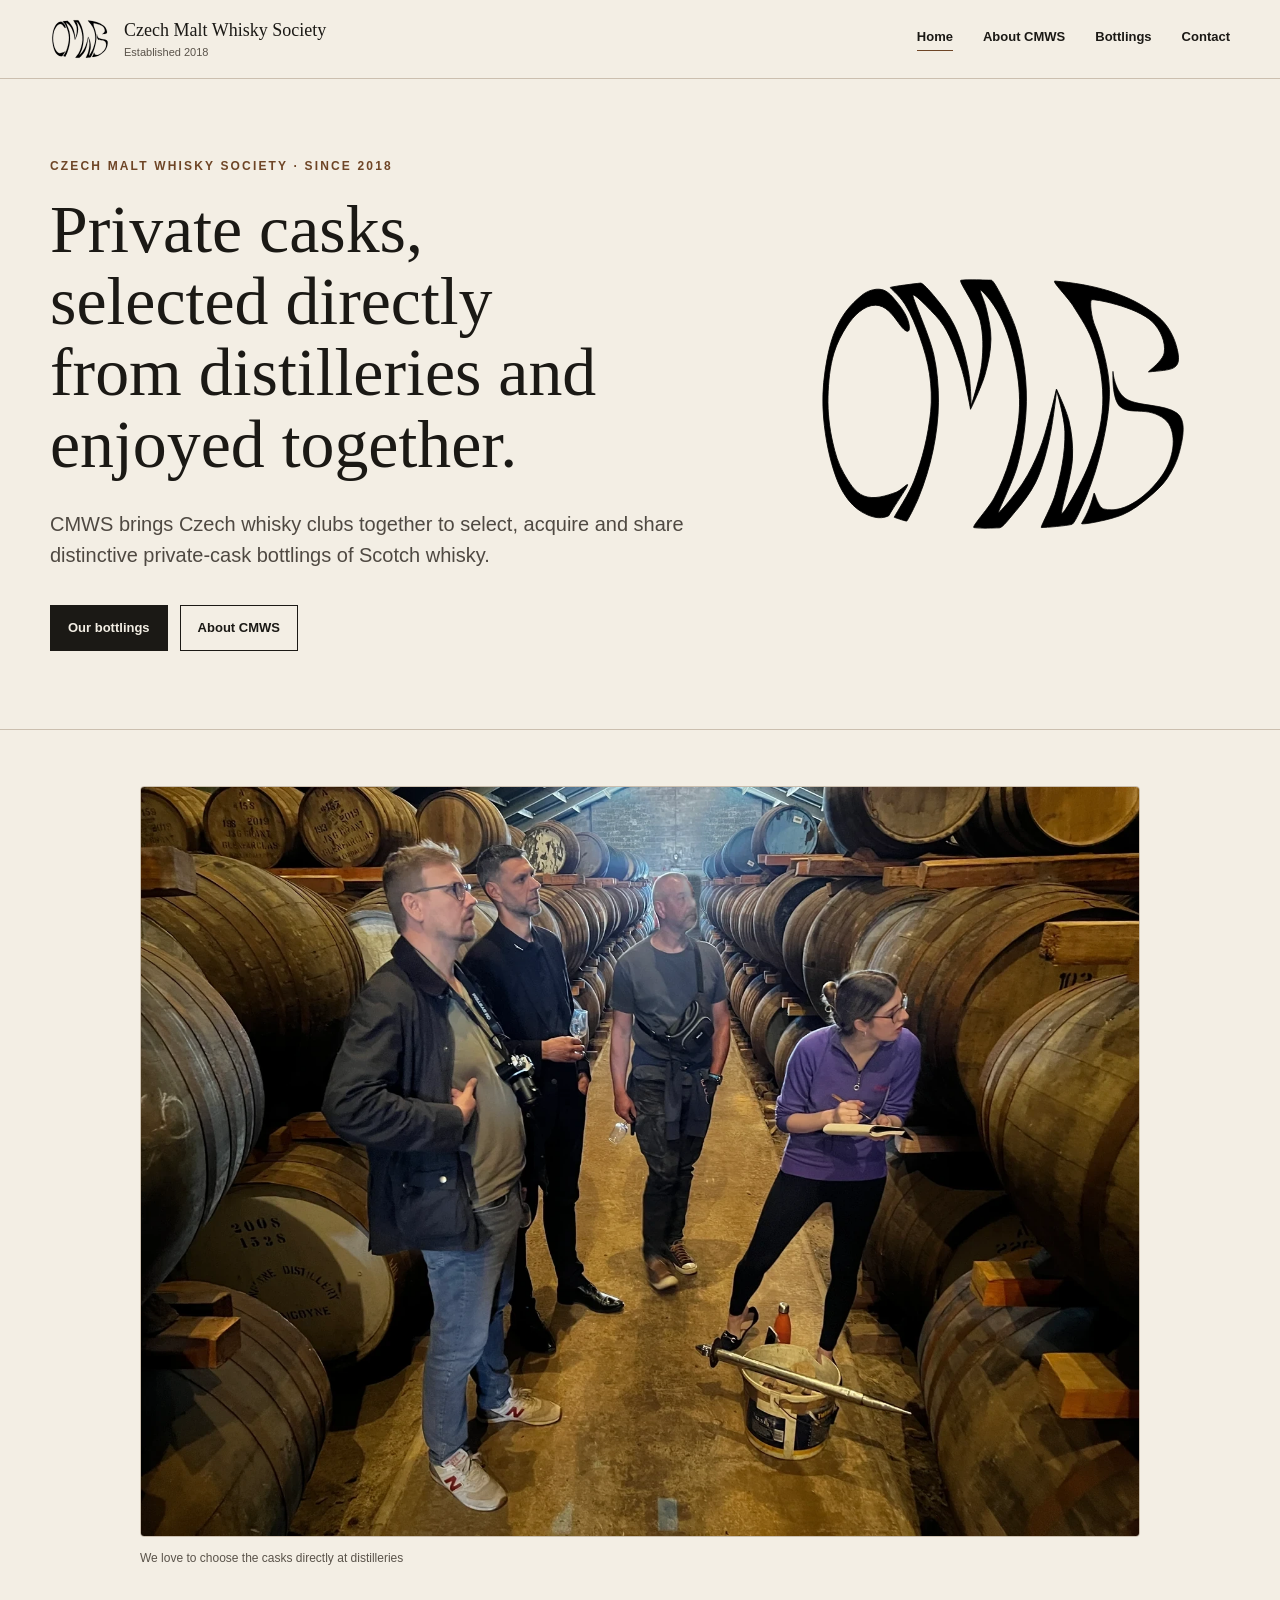
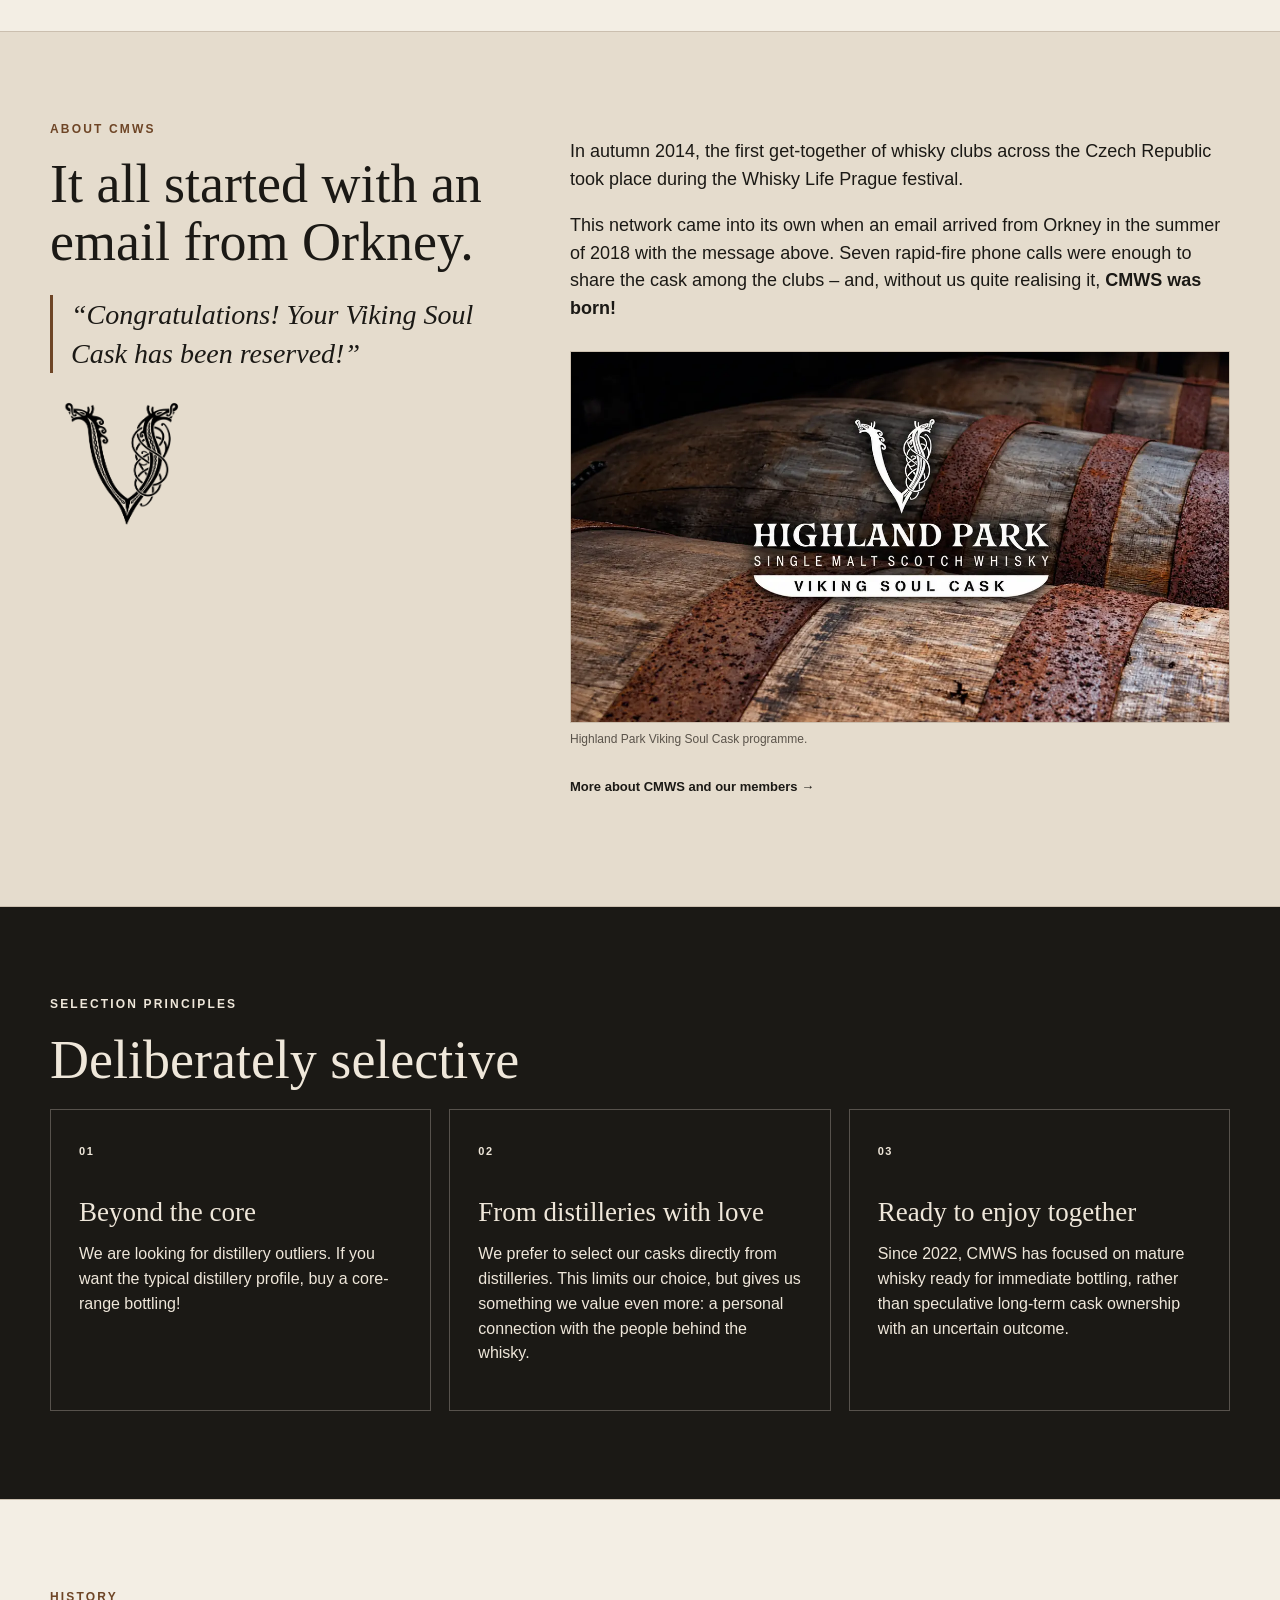
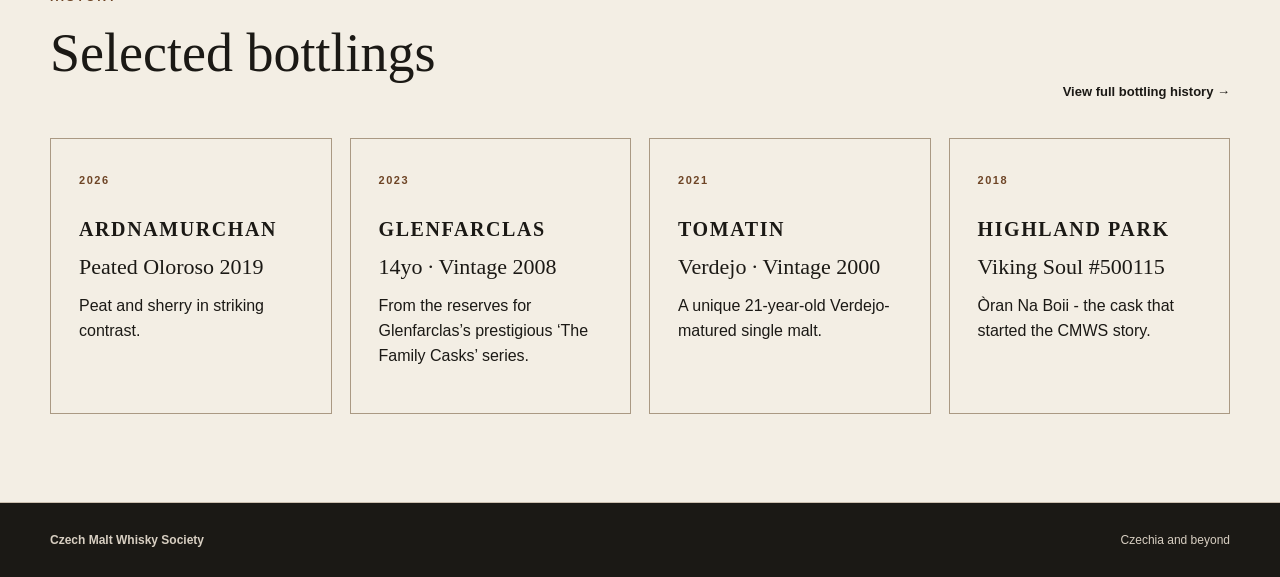
<file: index.html>
<!doctype html><html lang="en"><head><meta charset="utf-8"><meta name="viewport" content="width=device-width,initial-scale=1"><meta name="description" content="Czech Malt Whisky Society brings Czech whisky clubs together to select, acquire and share distinctive private-cask bottlings of Scotch whisky."><meta property="og:title" content="CMWS · Czech Malt Whisky Society"><meta property="og:description" content="Czech Malt Whisky Society brings Czech whisky clubs together to select, acquire and share distinctive private-cask bottlings of Scotch whisky."><meta property="og:type" content="website"><meta property="og:url" content="https://cmws.cz/"><meta property="og:image" content="https://cmws.cz/assets/cmws-social-preview-1200x630.png"><meta property="og:image:width" content="1200"><meta property="og:image:height" content="630"><meta property="og:image:alt" content="CMWS logo"><script type="application/ld+json">{"@context":"https://schema.org","@type":"Organization","name":"Czech Malt Whisky Society","alternateName":"CMWS","url":"https://cmws.cz/","logo":"https://cmws.cz/assets/cmws-logo.svg"}</script><title>CMWS · Czech Malt Whisky Society</title><link rel="stylesheet" href="assets/site.css"><link rel="icon" href="/assets/favicon.svg" type="image/svg+xml"><link rel="apple-touch-icon" href="/assets/apple-touch-icon.png" sizes="180x180"></head><body>
<header class="site-header"><div class="shell header-inner"><a class="identity" href="index.html"><img class="header-logo" src="assets/cmws-logo.svg" alt="CMWS logo"><span class="identity-copy"><strong>Czech Malt Whisky Society</strong><small>Established 2018</small></span></a><button class="menu-button" aria-label="Open menu" aria-expanded="false">Menu</button><nav class="main-nav" aria-label="Main navigation"><a class="active" href="index.html">Home</a><a href="about.html">About CMWS</a><a href="bottlings.html">Bottlings</a><a href="contact.html">Contact</a></nav></div></header>
<main><section class="home-hero"><div class="shell hero-grid"><div class="hero-copy"><p class="kicker">Czech Malt Whisky Society · Since 2018</p><h1>Private casks, selected directly from distilleries and enjoyed together.</h1><p class="hero-text">CMWS brings Czech whisky clubs together to select, acquire and share distinctive private-cask bottlings of Scotch whisky.</p><div class="button-row"><a class="button dark" href="bottlings.html">Our bottlings</a><a class="button" href="about.html">About CMWS</a></div></div><div class="hero-still"><img class="hero-logo" src="assets/cmws-logo.svg" alt="CMWS logo"></div></div></section>
<section class="home-visit" aria-label="A CMWS distillery visit"><div class="shell"><figure class="home-visit-photo"><img src="assets/glenfarclas-home-warehouse-group.webp" alt="The CMWS group among rows of casks inside the Glenfarclas warehouse" width="1600" height="1200" loading="lazy" decoding="async"><figcaption>We love to choose the casks directly at distilleries</figcaption></figure></div></section>
<section class="section tinted"><div class="shell split"><div><p class="kicker">About CMWS</p><h2>It all started with an email from Orkney.</h2><blockquote class="origin-quote">“Congratulations! Your Viking Soul Cask has been reserved!”</blockquote><img src="assets/HP%20VSC%20-%20V%20black%20-%20details%20%7BChatGPT%20Image%20Sep%2025%2C%202026%2C%2007_36_49%20AM%7D.png" alt="Highland Park Viking Soul Cask V emblem" loading="lazy" style="display:block;width:140px;max-width:100%;height:auto;max-height:200px;object-fit:contain;object-position:left;margin-top:24px"></div><div class="large-copy"><p>In autumn 2014, the first get-together of whisky clubs across the Czech Republic took place during the Whisky Life Prague festival.</p><p>This network came into its own when an email arrived from Orkney in the summer of 2018 with the message above. Seven rapid-fire phone calls were enough to share the cask among the clubs – and, without us quite realising it, <strong>CMWS was born!</strong></p><figure class="timeline-photo natural origin-programme-photo" style="margin:28px 0 24px"><img src="assets/highland-park-viking-soul-cask.webp" alt="Highland Park Viking Soul Cask programme barrels and branding" loading="lazy" decoding="async"><figcaption>Highland Park Viking Soul Cask programme.</figcaption></figure><p><a class="text-link" href="about.html">More about CMWS and our members →</a></p></div></div></section>
<section id="selection-principles" class="section selection-principles"><div class="shell"><p class="kicker">Selection principles</p><h2>Deliberately selective</h2><div id="principle-grid" class="principle-grid"></div></div></section>
<section class="section"><div class="shell"><div class="section-heading"><div><p class="kicker">History</p><h2>Selected bottlings</h2></div><a class="text-link" href="bottlings.html">View full bottling history →</a></div><div id="featured-casks" class="featured-casks"></div></div></section></main>
<footer class="site-footer"><div class="shell footer-inner"><strong>Czech Malt Whisky Society</strong><span>Czechia and beyond</span></div></footer><script src="assets/site.js"></script><script src="assets/home.js"></script></body></html>
</file>
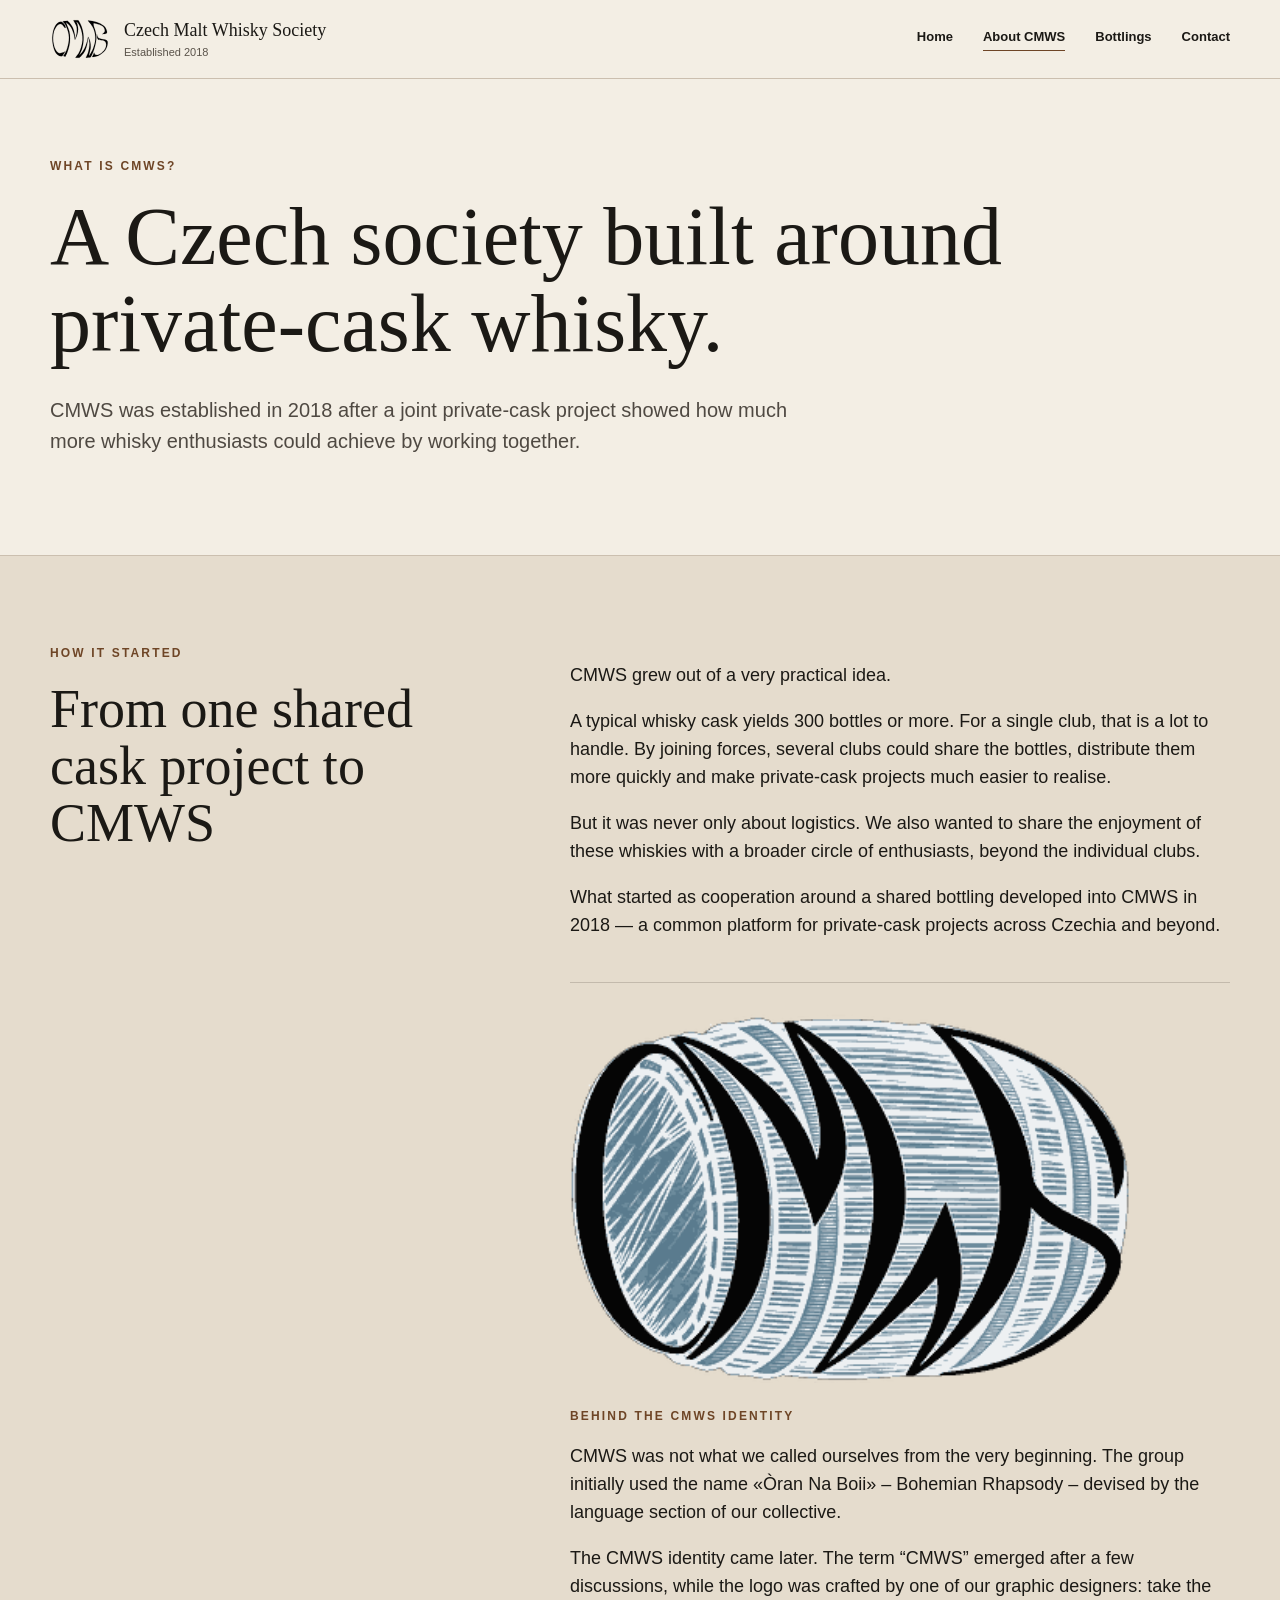
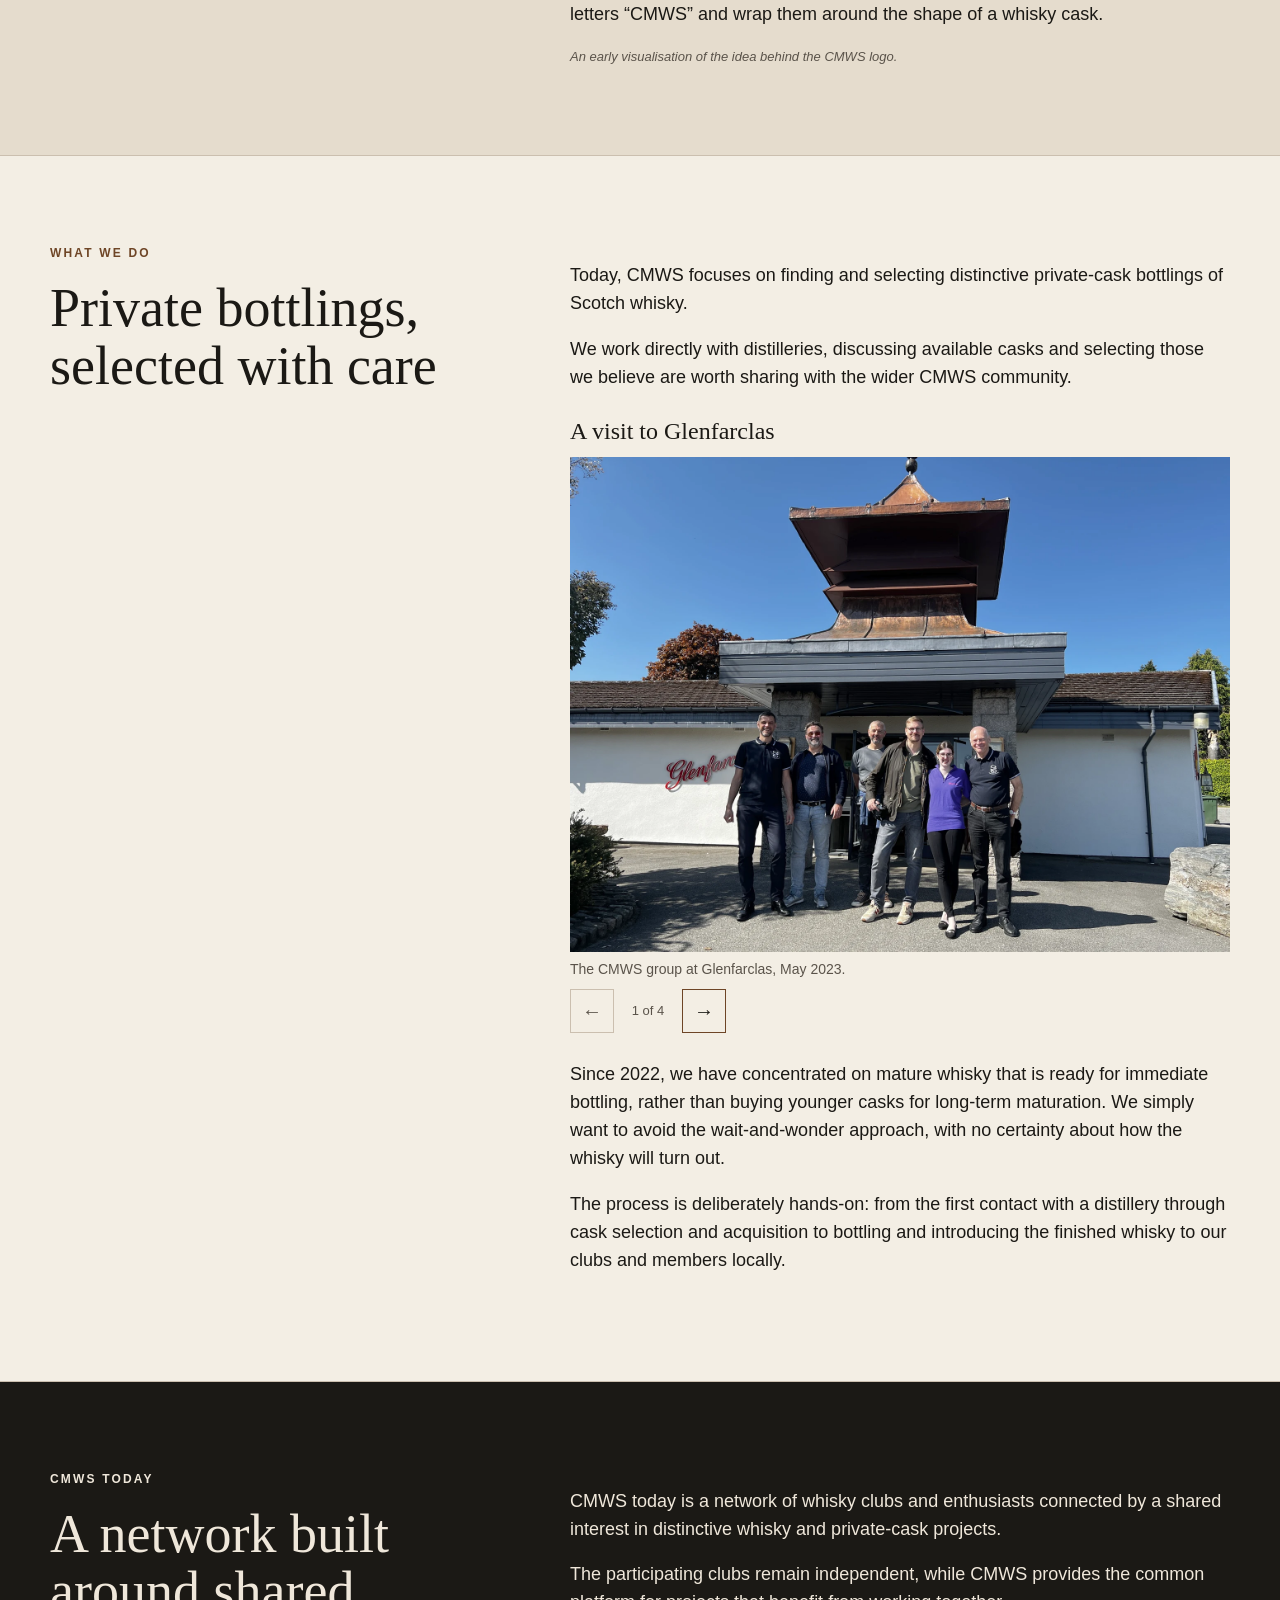
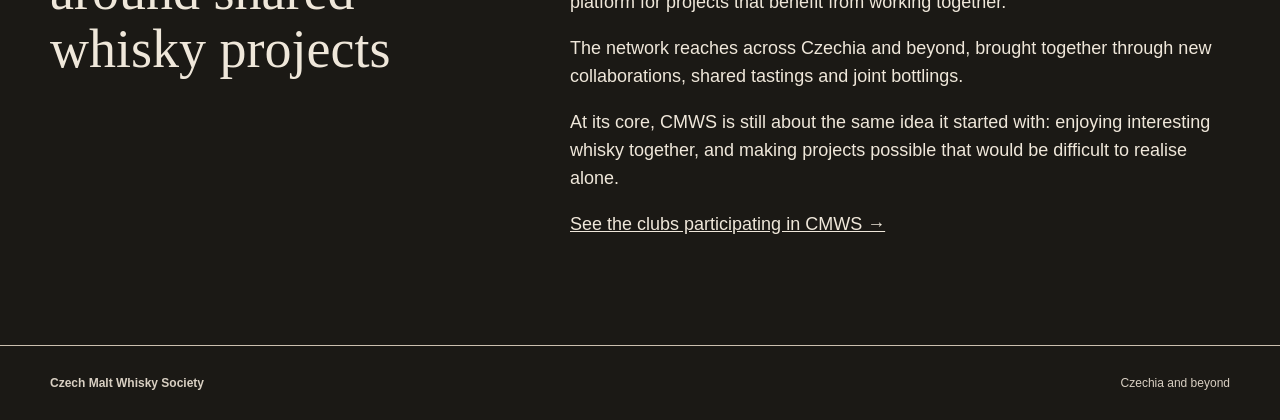
<file: about.html>
<!doctype html><html lang="en"><head><meta charset="utf-8"><meta name="viewport" content="width=device-width,initial-scale=1"><meta name="description" content="Learn how Czech Malt Whisky Society started, how participating whisky clubs work together, and how CMWS selects distinctive private casks."><meta property="og:title" content="About CMWS · Czech Malt Whisky Society"><meta property="og:description" content="Learn how Czech Malt Whisky Society started, how participating whisky clubs work together, and how CMWS selects distinctive private casks."><meta property="og:type" content="website"><meta property="og:url" content="https://cmws.cz/about.html"><meta property="og:image" content="https://cmws.cz/assets/cmws-social-preview-1200x630.png"><meta property="og:image:width" content="1200"><meta property="og:image:height" content="630"><meta property="og:image:alt" content="CMWS logo"><title>About CMWS · Czech Malt Whisky Society</title><link rel="stylesheet" href="assets/site.css"><link rel="icon" href="/assets/favicon.svg" type="image/svg+xml"><link rel="apple-touch-icon" href="/assets/apple-touch-icon.png" sizes="180x180"></head><body>
<header class="site-header"><div class="shell header-inner"><a class="identity" href="index.html"><img class="header-logo" src="assets/cmws-logo.svg" alt="CMWS logo"><span class="identity-copy"><strong>Czech Malt Whisky Society</strong><small>Established 2018</small></span></a><button class="menu-button" aria-label="Open menu" aria-expanded="false">Menu</button><nav class="main-nav" aria-label="Main navigation"><a href="index.html">Home</a><a class="active" href="about.html">About CMWS</a><a href="bottlings.html">Bottlings</a><a href="contact.html">Contact</a></nav></div></header>
<main><section class="page-hero"><div class="shell"><p class="kicker">What is CMWS?</p><h1>A Czech society built around private-cask whisky.</h1><p class="intro">CMWS was established in 2018 after a joint private-cask project showed how much more whisky enthusiasts could achieve by working together.</p></div></section>
<section class="section tinted"><div class="shell split"><div><p class="kicker">How it started</p><h2>From one shared cask project to CMWS</h2></div><div class="large-copy"><p>CMWS grew out of a very practical idea.</p><p>A typical whisky cask yields 300 bottles or more. For a single club, that is a lot to handle. By joining forces, several clubs could share the bottles, distribute them more quickly and make private-cask projects much easier to realise.</p><p>But it was never only about logistics. We also wanted to share the enjoyment of these whiskies with a broader circle of enthusiasts, beyond the individual clubs.</p><p>What started as cooperation around a shared bottling developed into CMWS in 2018 — a common platform for private-cask projects across Czechia and beyond.</p><figure class="logo-origin"><img src="assets/cmws-logo-origin-concept.png" alt="Early concept showing the letters CMWS wrapped around a whisky cask" loading="lazy"><figcaption><p class="kicker">Behind the CMWS identity</p><p>CMWS was not what we called ourselves from the very beginning. The group initially used the name «Òran Na Boii» – Bohemian Rhapsody – devised by the language section of our collective.</p><p>The CMWS identity came later. The term “CMWS” emerged after a few discussions, while the logo was crafted by one of our graphic designers: take the letters “CMWS” and wrap them around the shape of a whisky cask.</p><p class="quiet"><em>An early visualisation of the idea behind the CMWS logo.</em></p></figcaption></figure></div></div></section>
<section class="section"><div class="shell split"><div><p class="kicker">What we do</p><h2>Private bottlings, selected with care</h2></div><div class="large-copy"><p>Today, CMWS focuses on finding and selecting distinctive private-cask bottlings of Scotch whisky.</p><p>We work directly with distilleries, discussing available casks and selecting those we believe are worth sharing with the wider CMWS community.</p>
<aside class="visit-carousel" id="glenfarclas-visit" aria-labelledby="glenfarclas-visit-title">
  <h3 id="glenfarclas-visit-title">A visit to Glenfarclas</h3>
  <div class="visit-carousel-track" id="glenfarclas-photos" tabindex="0" role="group" aria-label="Photos from the Glenfarclas visit">
    <figure>
      <img src="assets/glenfarclas-visit-group.webp" alt="Six people outside the Glenfarclas visitor centre under its pagoda roof" width="1600" height="1200" loading="lazy" decoding="async">
      <figcaption>The CMWS group at Glenfarclas, May 2023.</figcaption>
    </figure>
    <figure>
      <img src="assets/glenfarclas-visit-pot-stills.webp" alt="Copper pot stills beneath the red beams of the Glenfarclas stillhouse" width="1600" height="1200" loading="lazy" decoding="async">
      <figcaption>Inside the Glenfarclas stillhouse.</figcaption>
    </figure>
    <figure>
      <img src="assets/glenfarclas-visit-warehouse-doors.webp" alt="A person beside bright red warehouse doors set into a stone wall" width="1600" height="1200" loading="lazy" decoding="async">
      <figcaption>Outside the Glenfarclas warehouse.</figcaption>
    </figure>
    <figure>
      <img src="assets/glenfarclas-visit-warehouse-group.webp" alt="Four people among rows of casks, with tasting glasses, a notebook and sampling equipment" width="1600" height="1200" loading="lazy" decoding="async">
      <figcaption>Inside the warehouse during our cask selection visit.</figcaption>
    </figure>
  </div>
  <div class="visit-carousel-controls" hidden>
    <button type="button" data-step="-1" aria-label="Previous photo" aria-controls="glenfarclas-photos">←</button>
    <span class="visit-carousel-position" role="status">1 of 4</span>
    <button type="button" data-step="1" aria-label="Next photo" aria-controls="glenfarclas-photos">→</button>
  </div>
</aside>
<p>Since 2022, we have concentrated on mature whisky that is ready for immediate bottling, rather than buying younger casks for long-term maturation. We simply want to avoid the wait-and-wonder approach, with no certainty about how the whisky will turn out.</p><p>The process is deliberately hands-on: from the first contact with a distillery through cask selection and acquisition to bottling and introducing the finished whisky to our clubs and members locally.</p></div></div></section>
<section class="section selection-principles"><div class="shell split"><div><p class="kicker">CMWS today</p><h2>A network built around shared whisky projects</h2></div><div class="large-copy"><p>CMWS today is a network of whisky clubs and enthusiasts connected by a shared interest in distinctive whisky and private-cask projects.</p><p>The participating clubs remain independent, while CMWS provides the common platform for projects that benefit from working together.</p><p>The network reaches across Czechia and beyond, brought together through new collaborations, shared tastings and joint bottlings.</p><p>At its core, CMWS is still about the same idea it started with: enjoying interesting whisky together, and making projects possible that would be difficult to realise alone.</p><p><a href="https://www.whiskylifeprague.cz/whisky-kluby" style="outline-color:currentColor" target="_blank" rel="noopener noreferrer">See the clubs participating in CMWS →</a></p></div></div></section></main>
<footer class="site-footer"><div class="shell footer-inner"><strong>Czech Malt Whisky Society</strong><span>Czechia and beyond</span></div></footer><script src="assets/site.js"></script><script src="assets/about.js"></script></body></html>
</file>
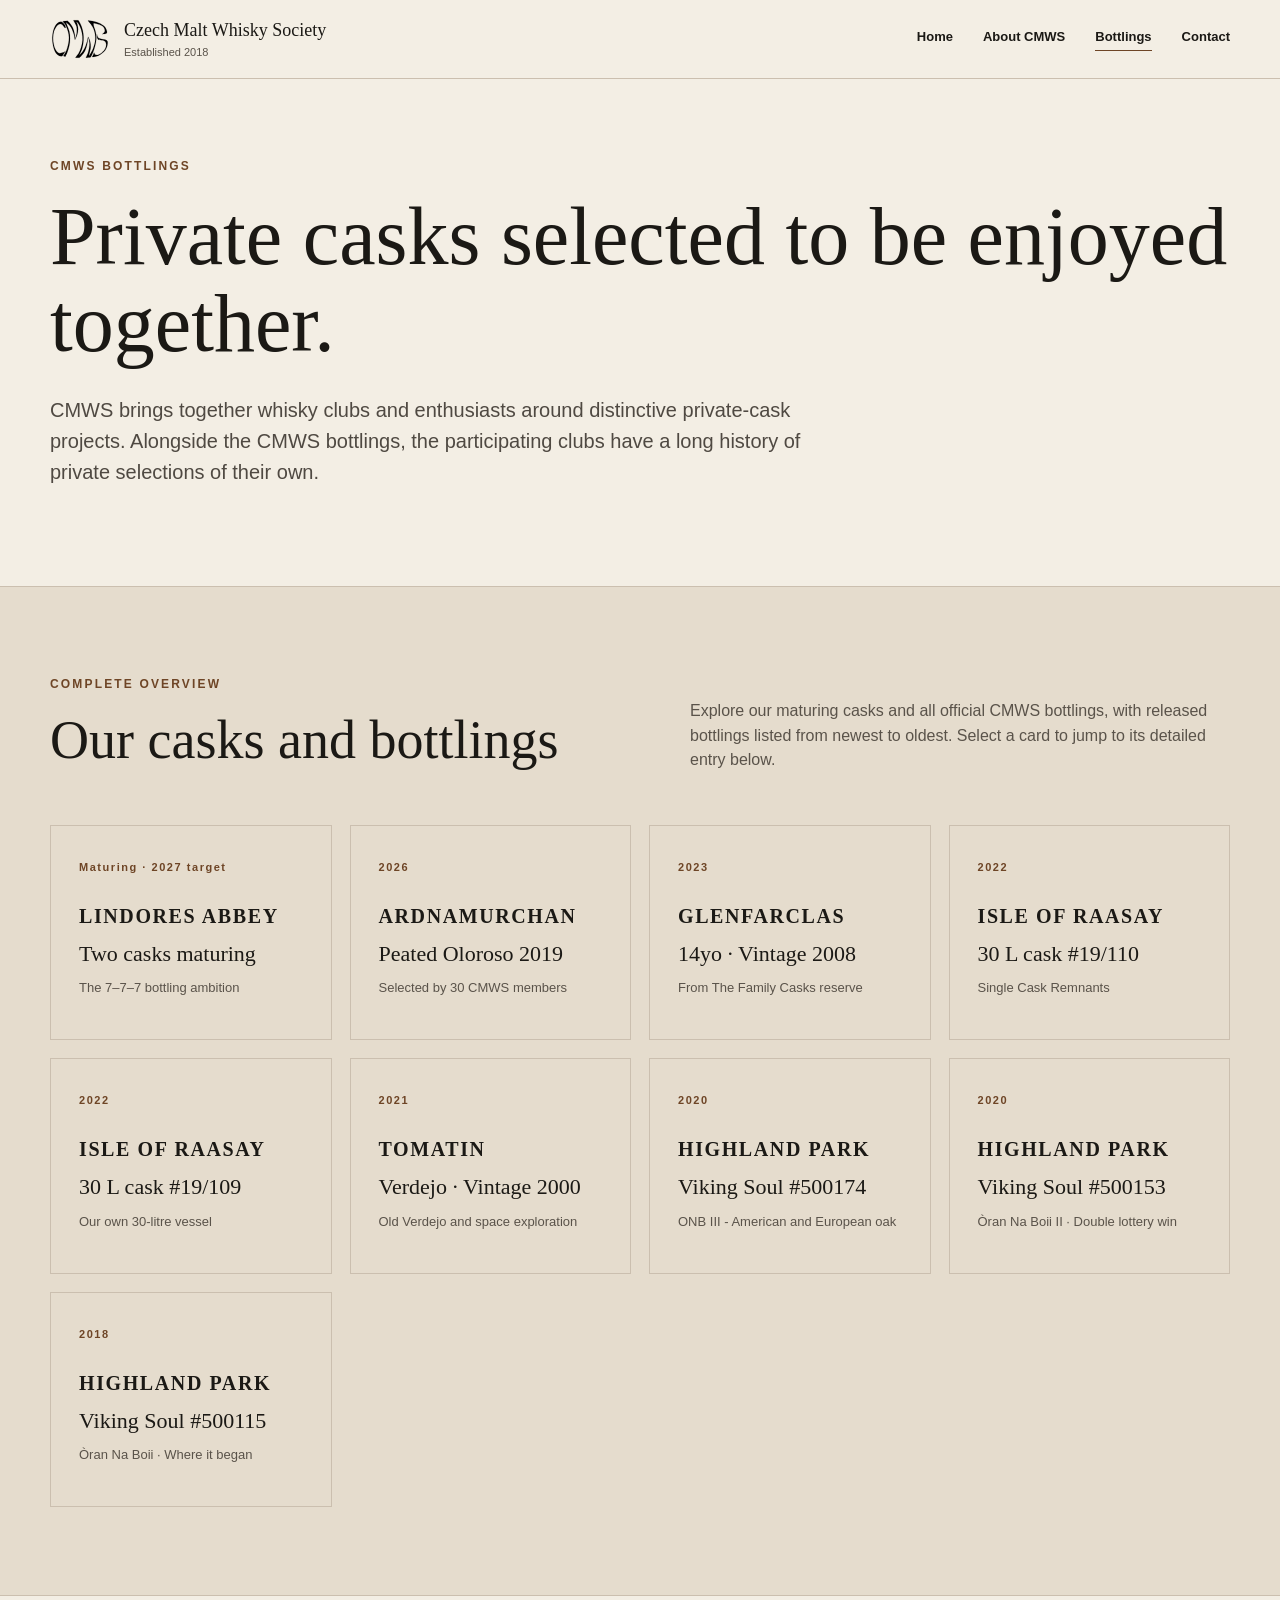
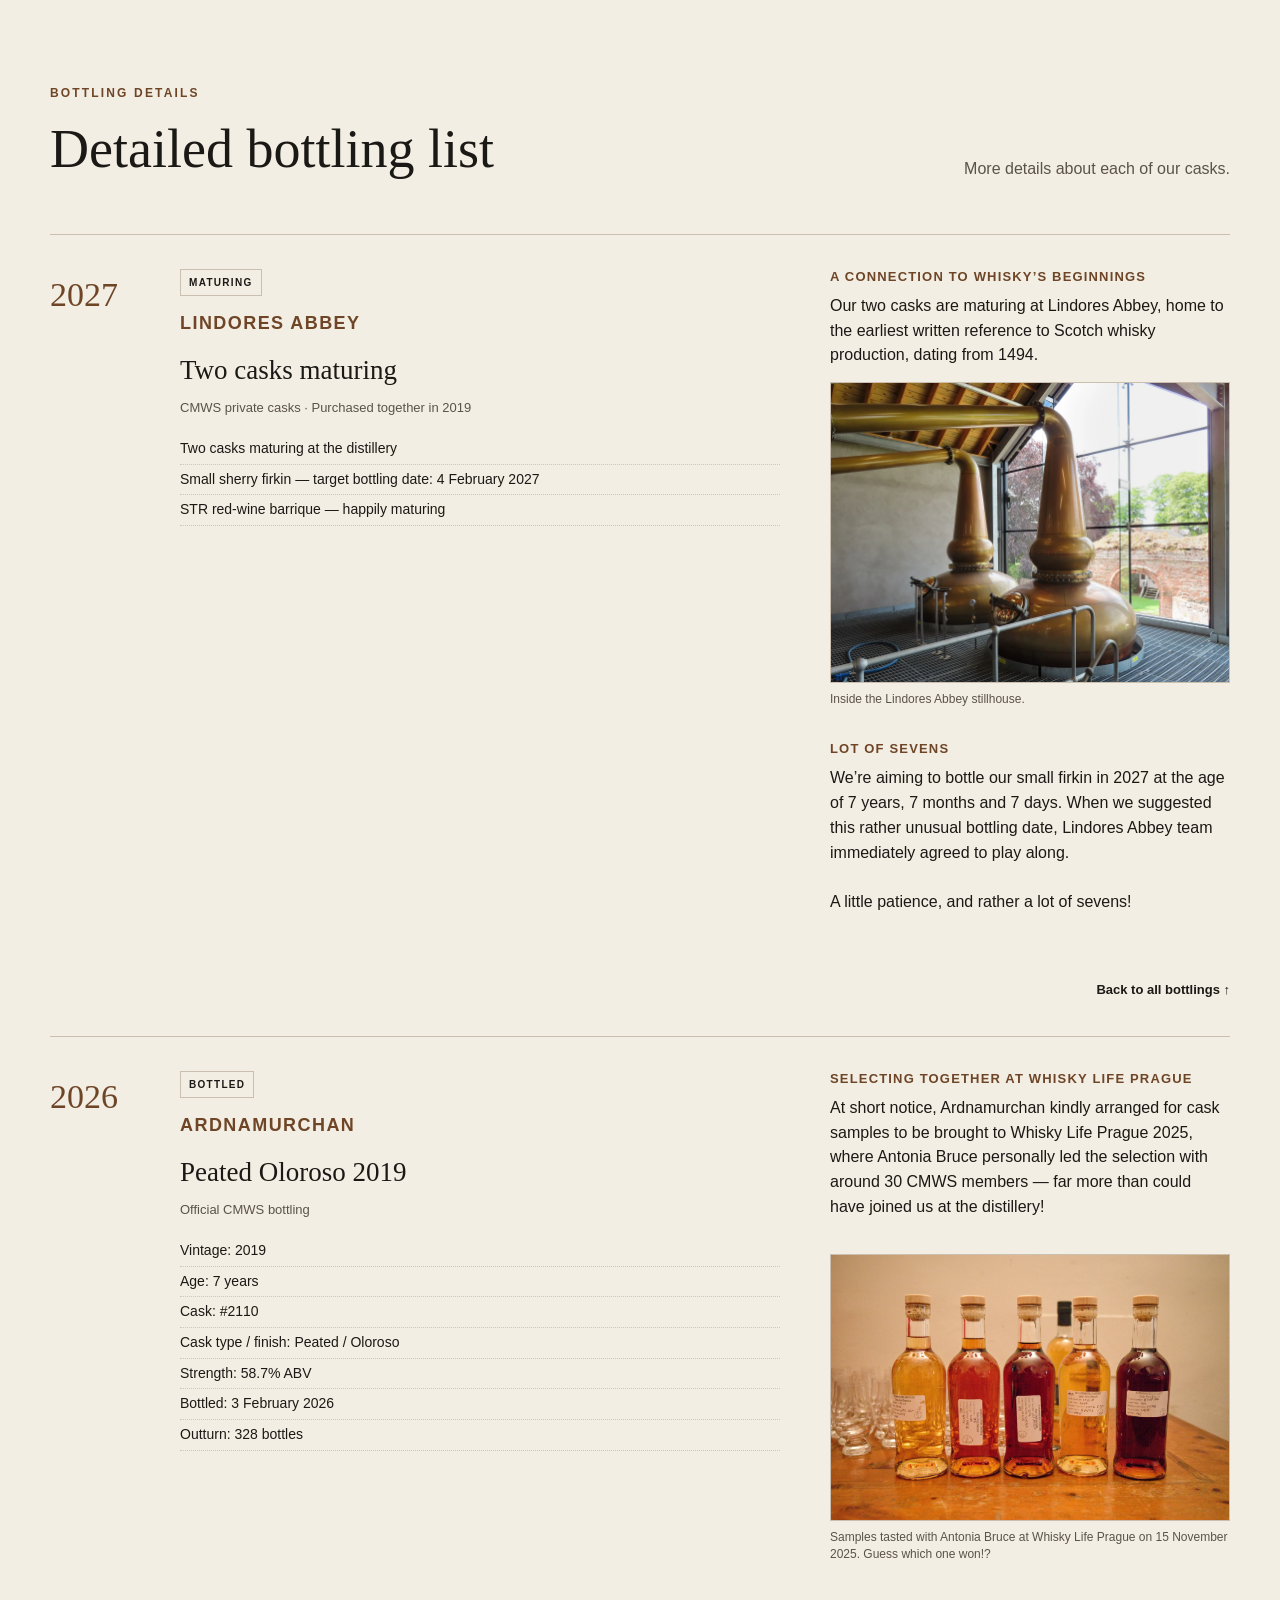
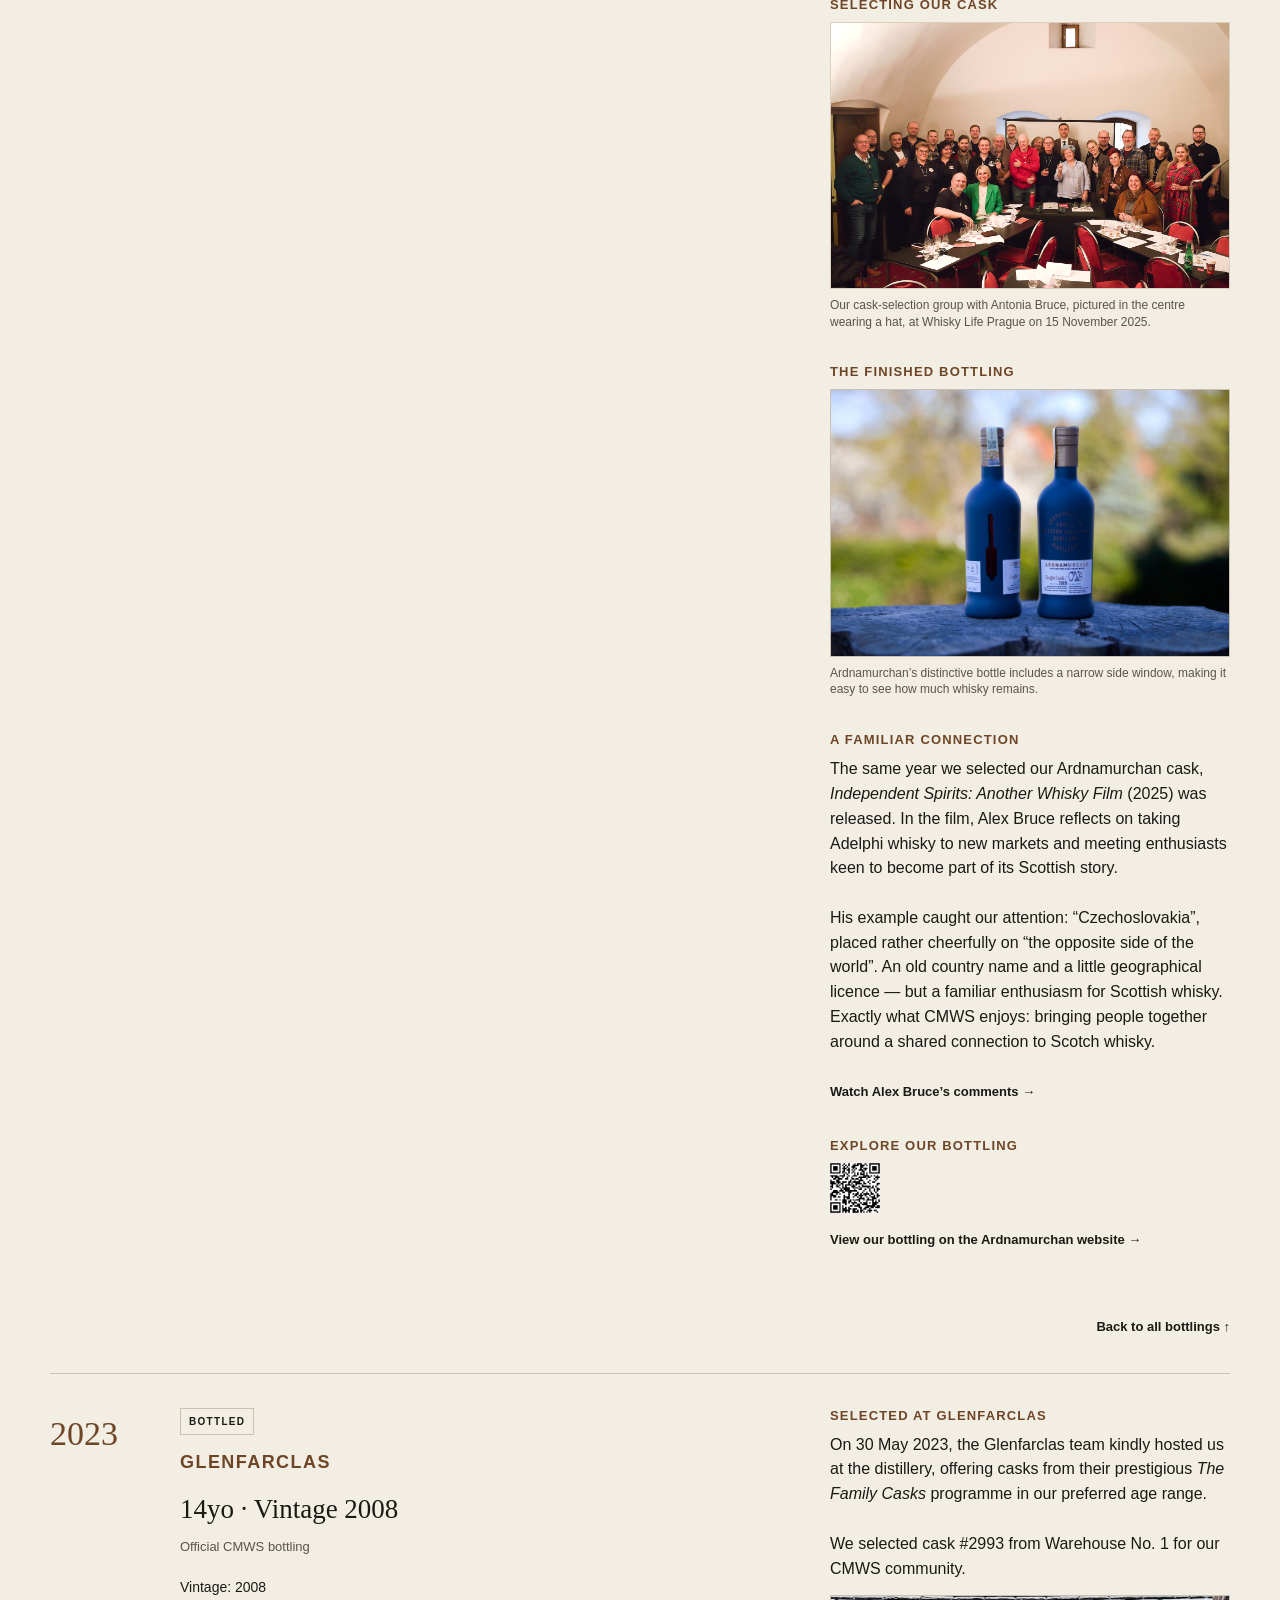
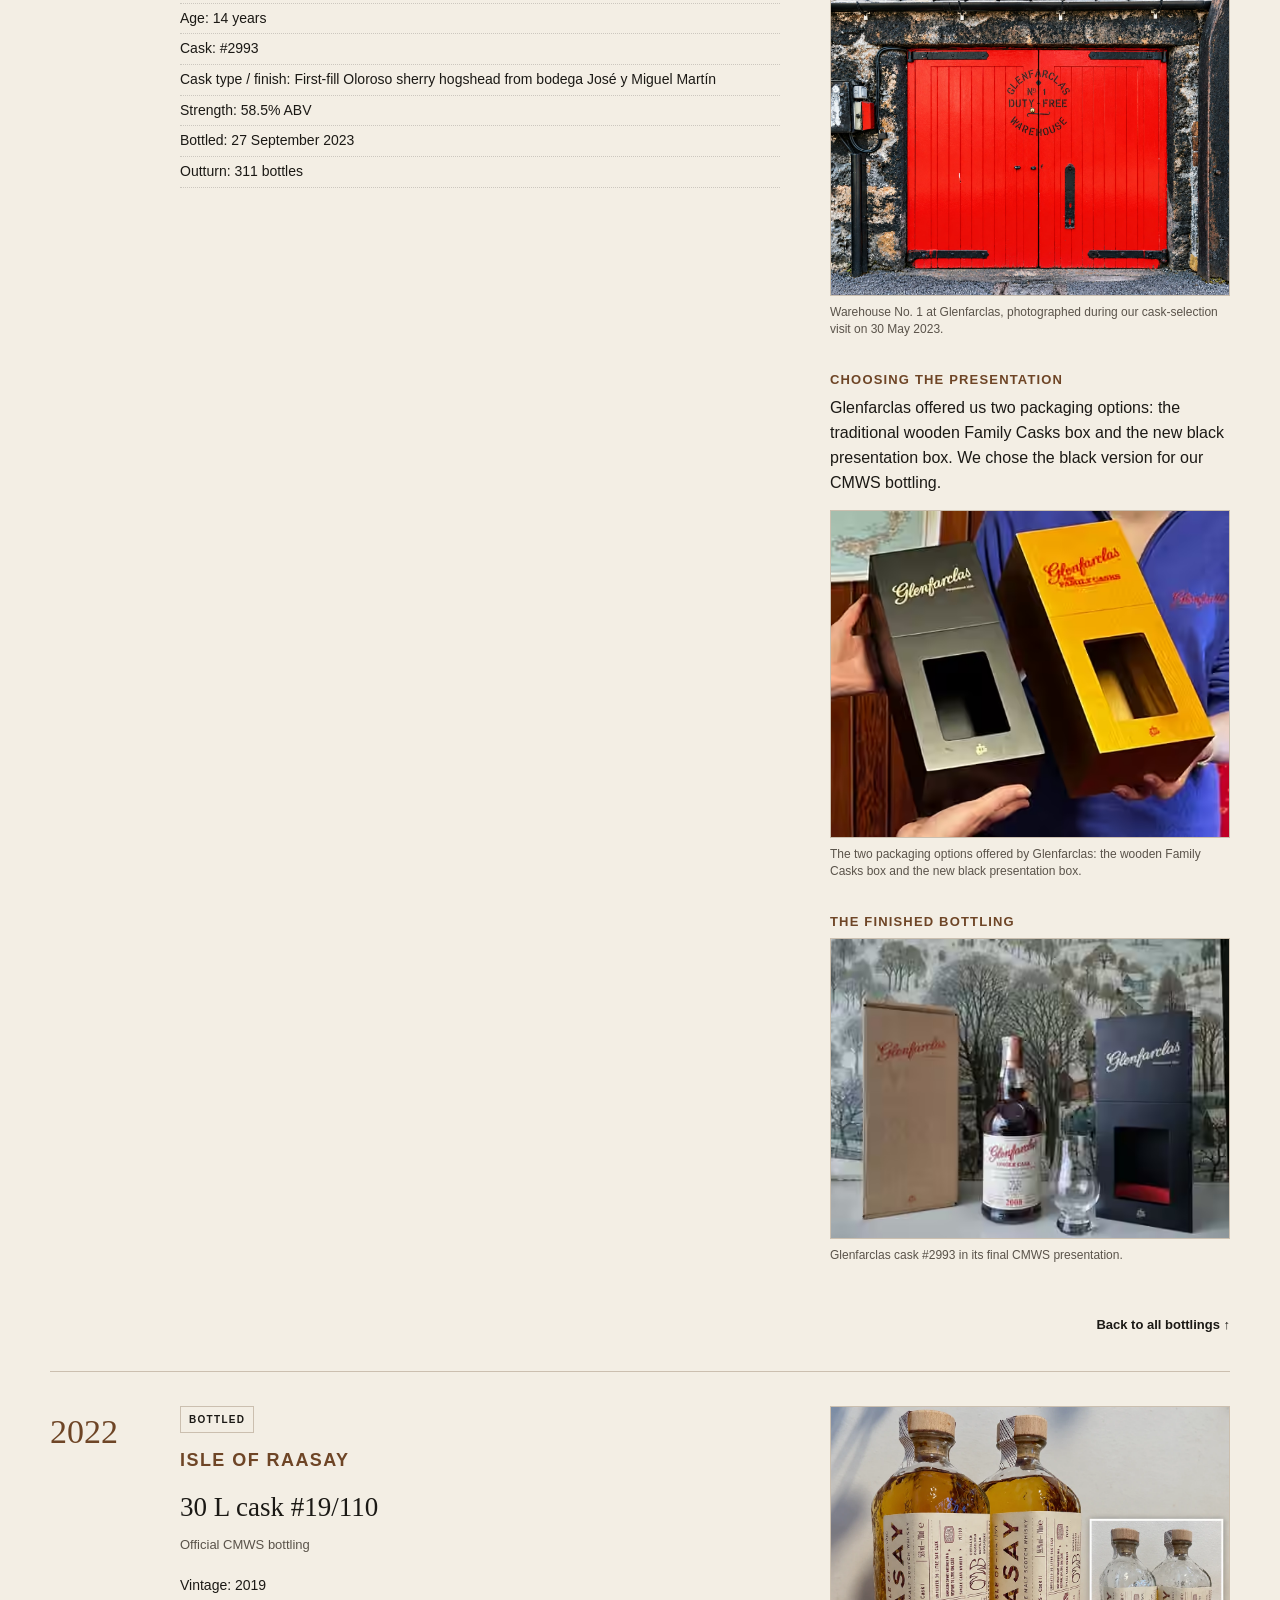
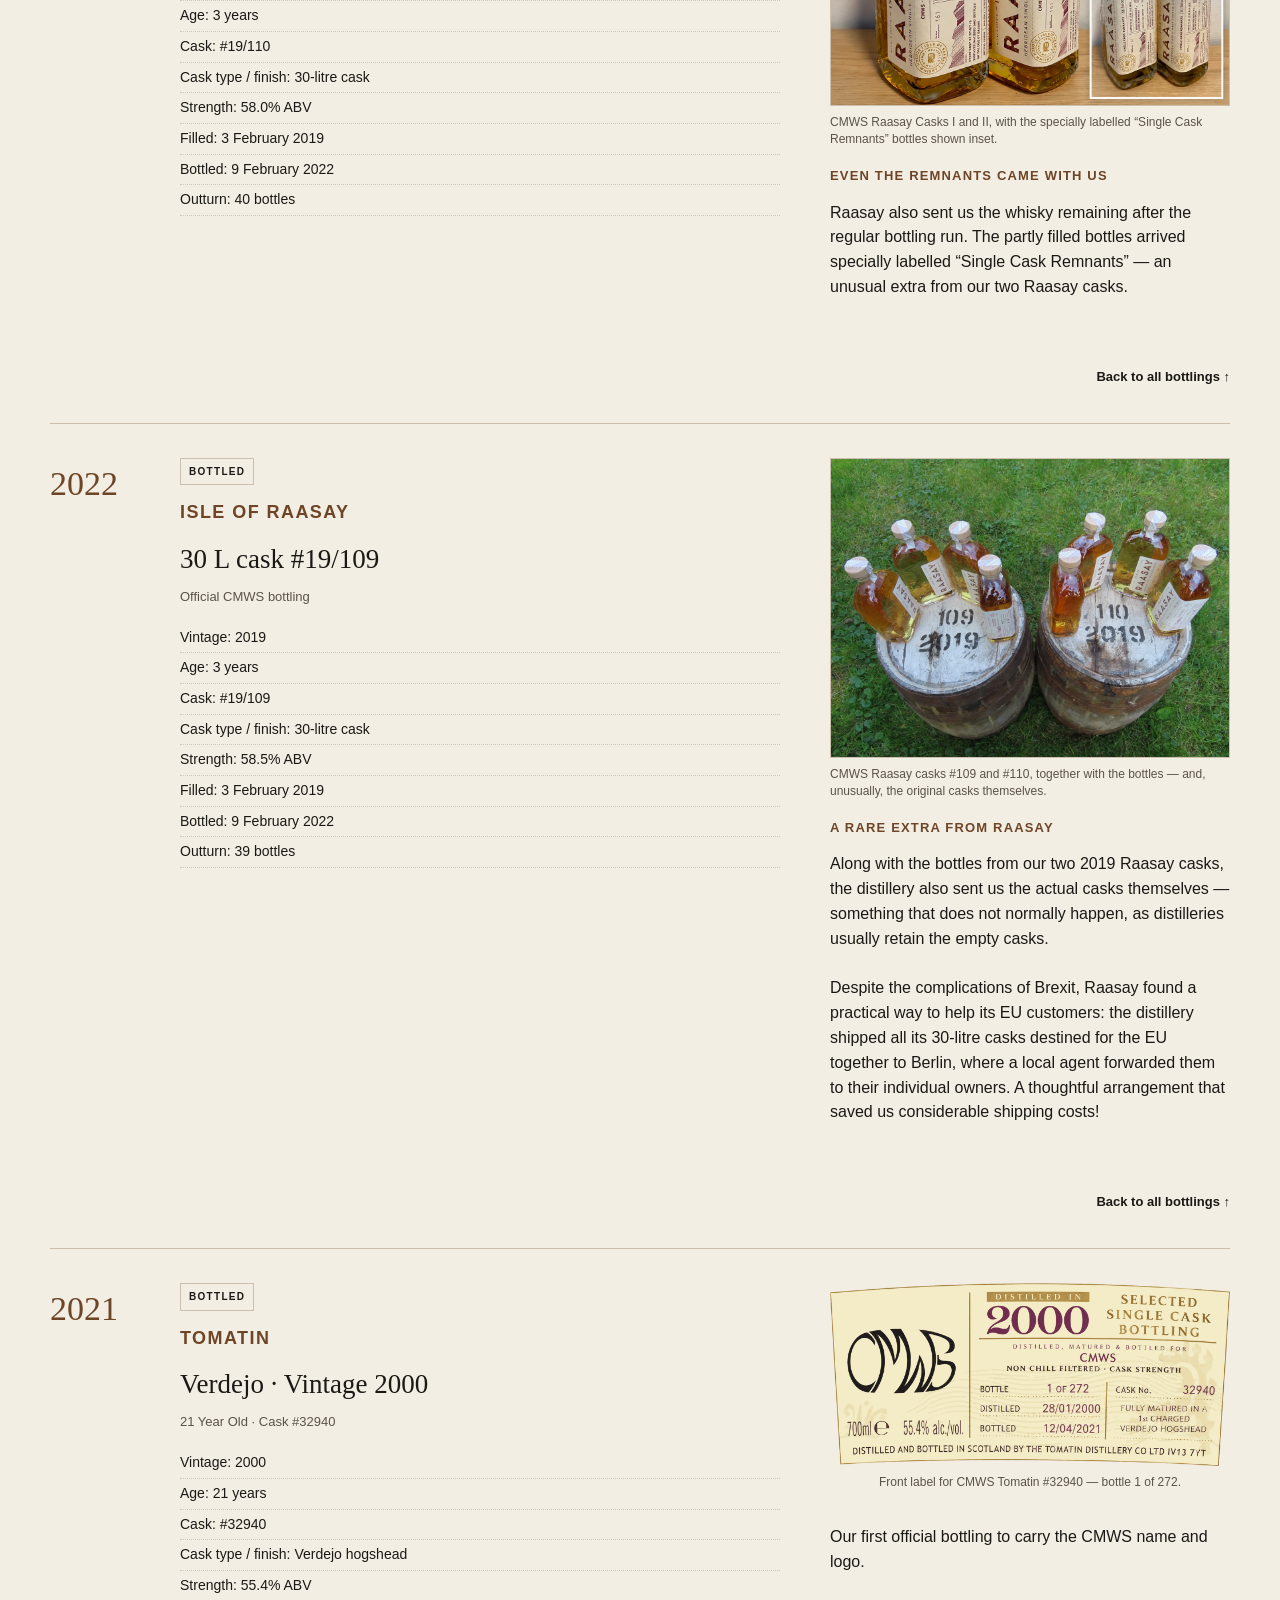
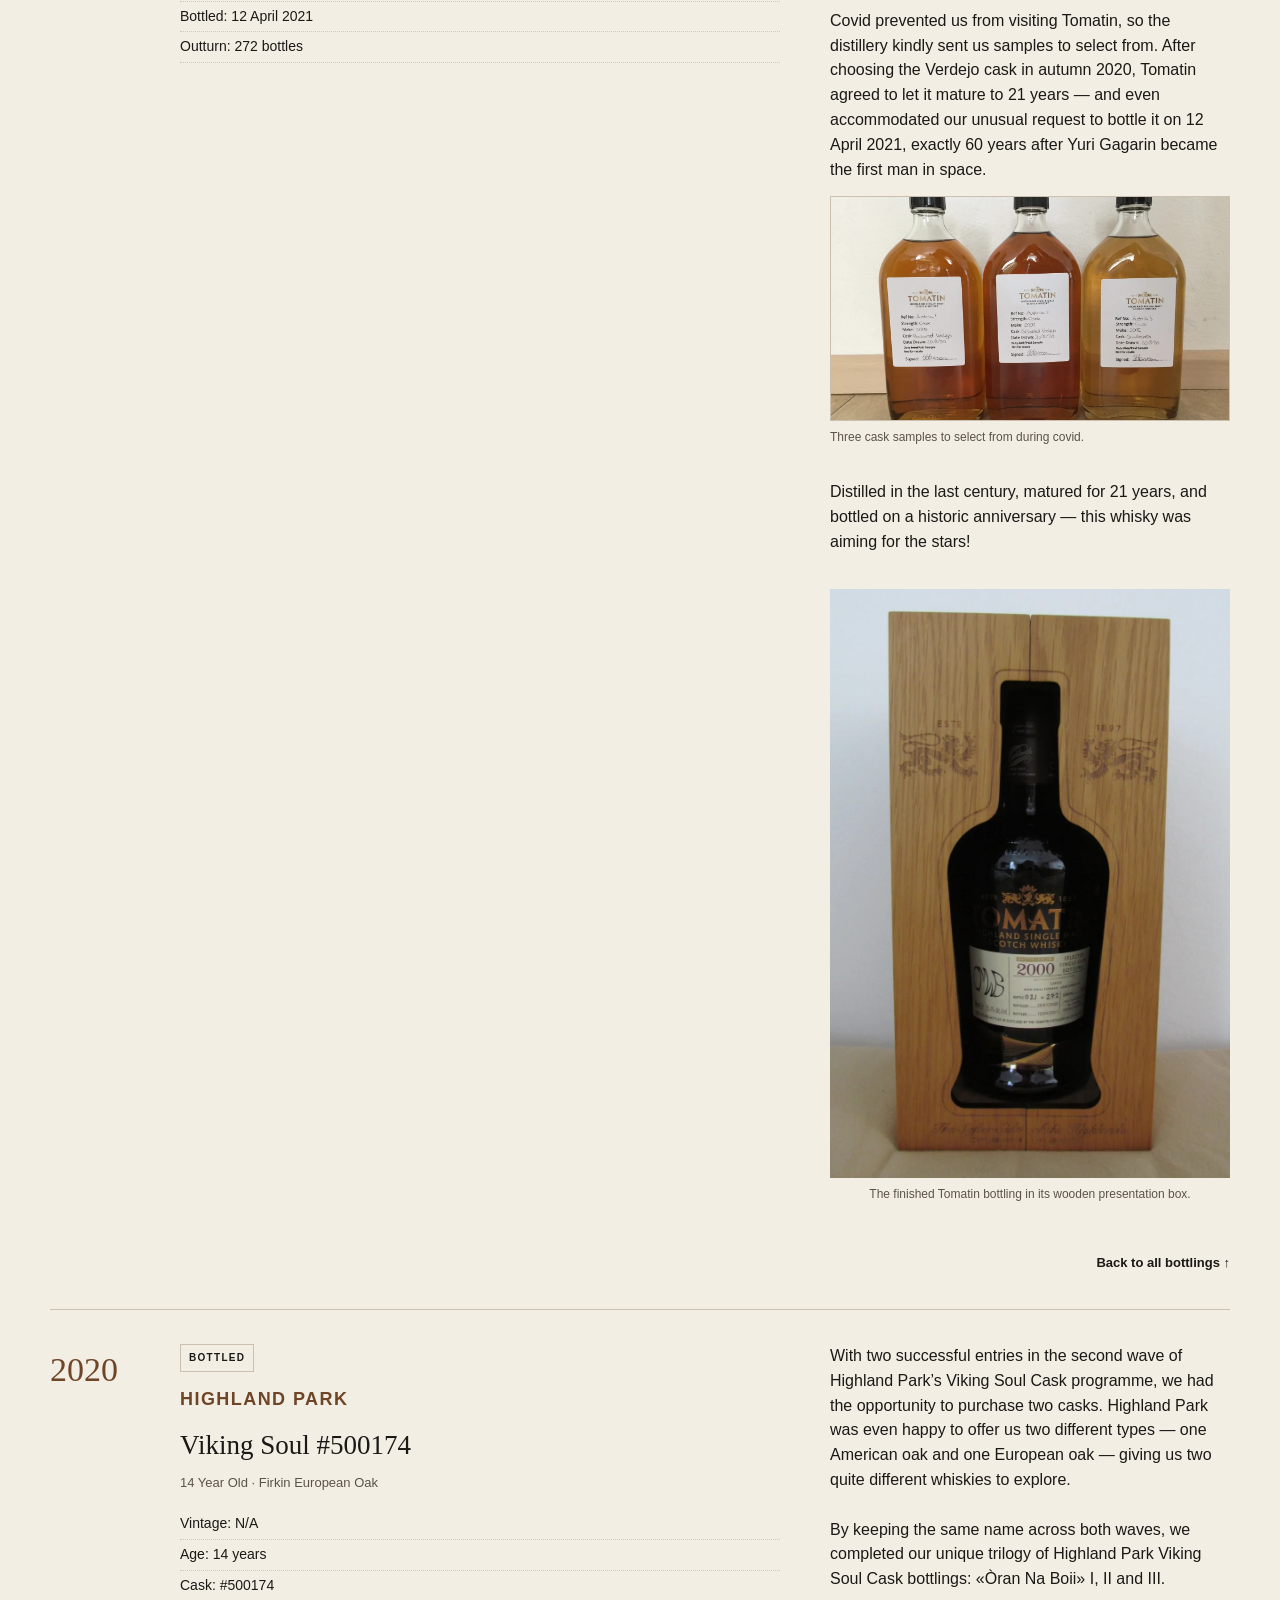
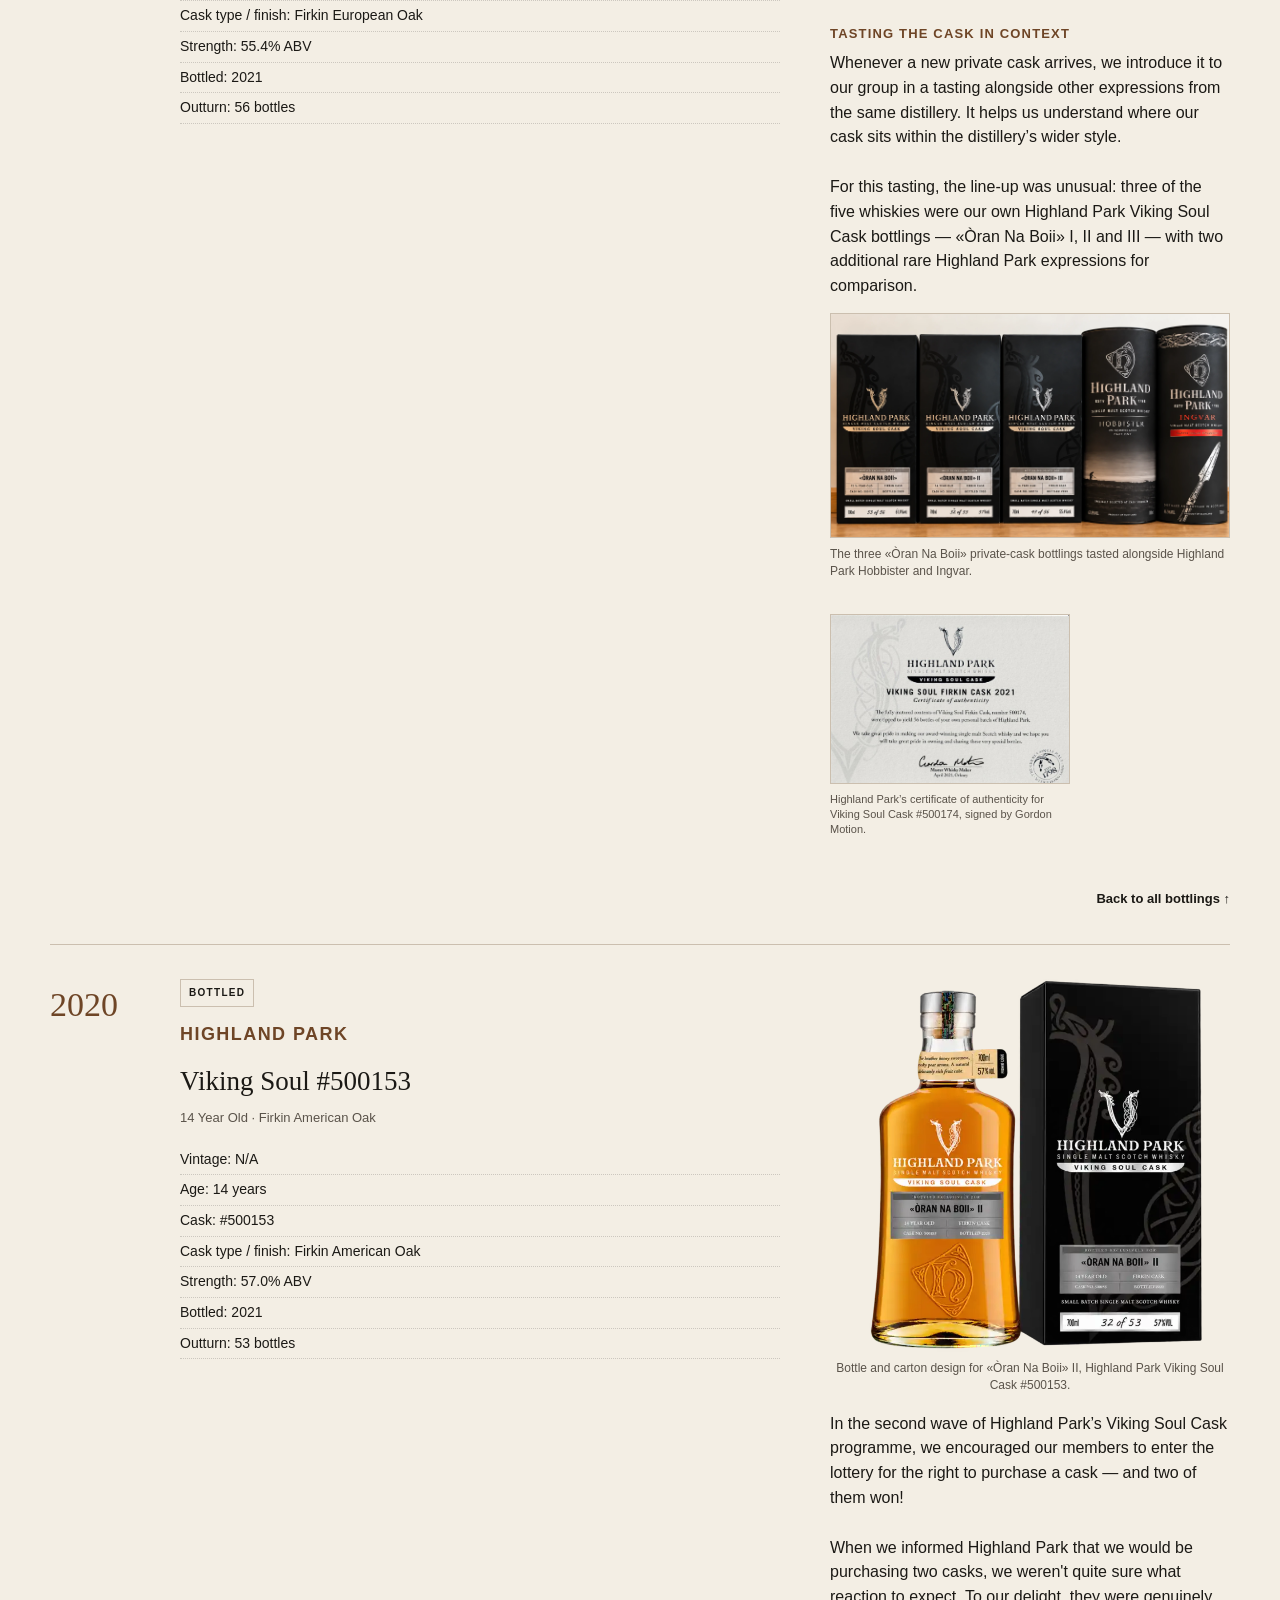
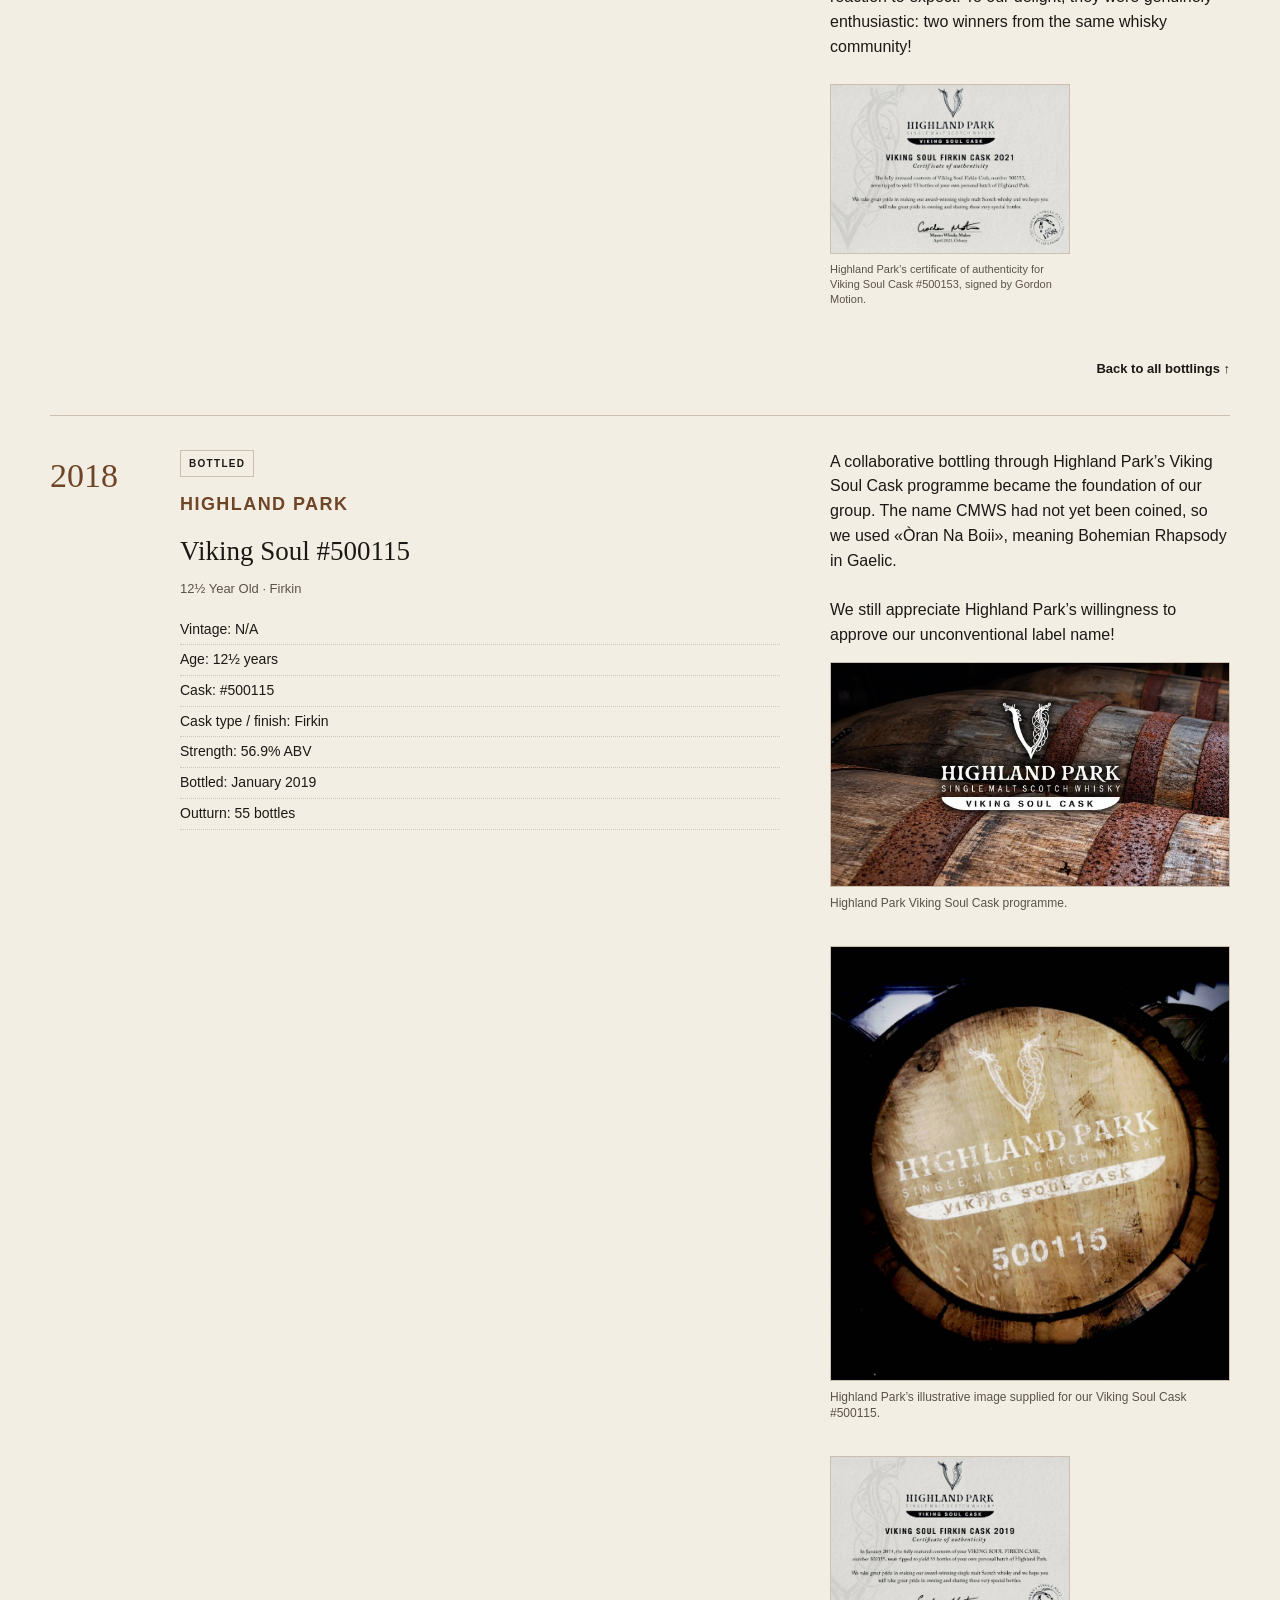
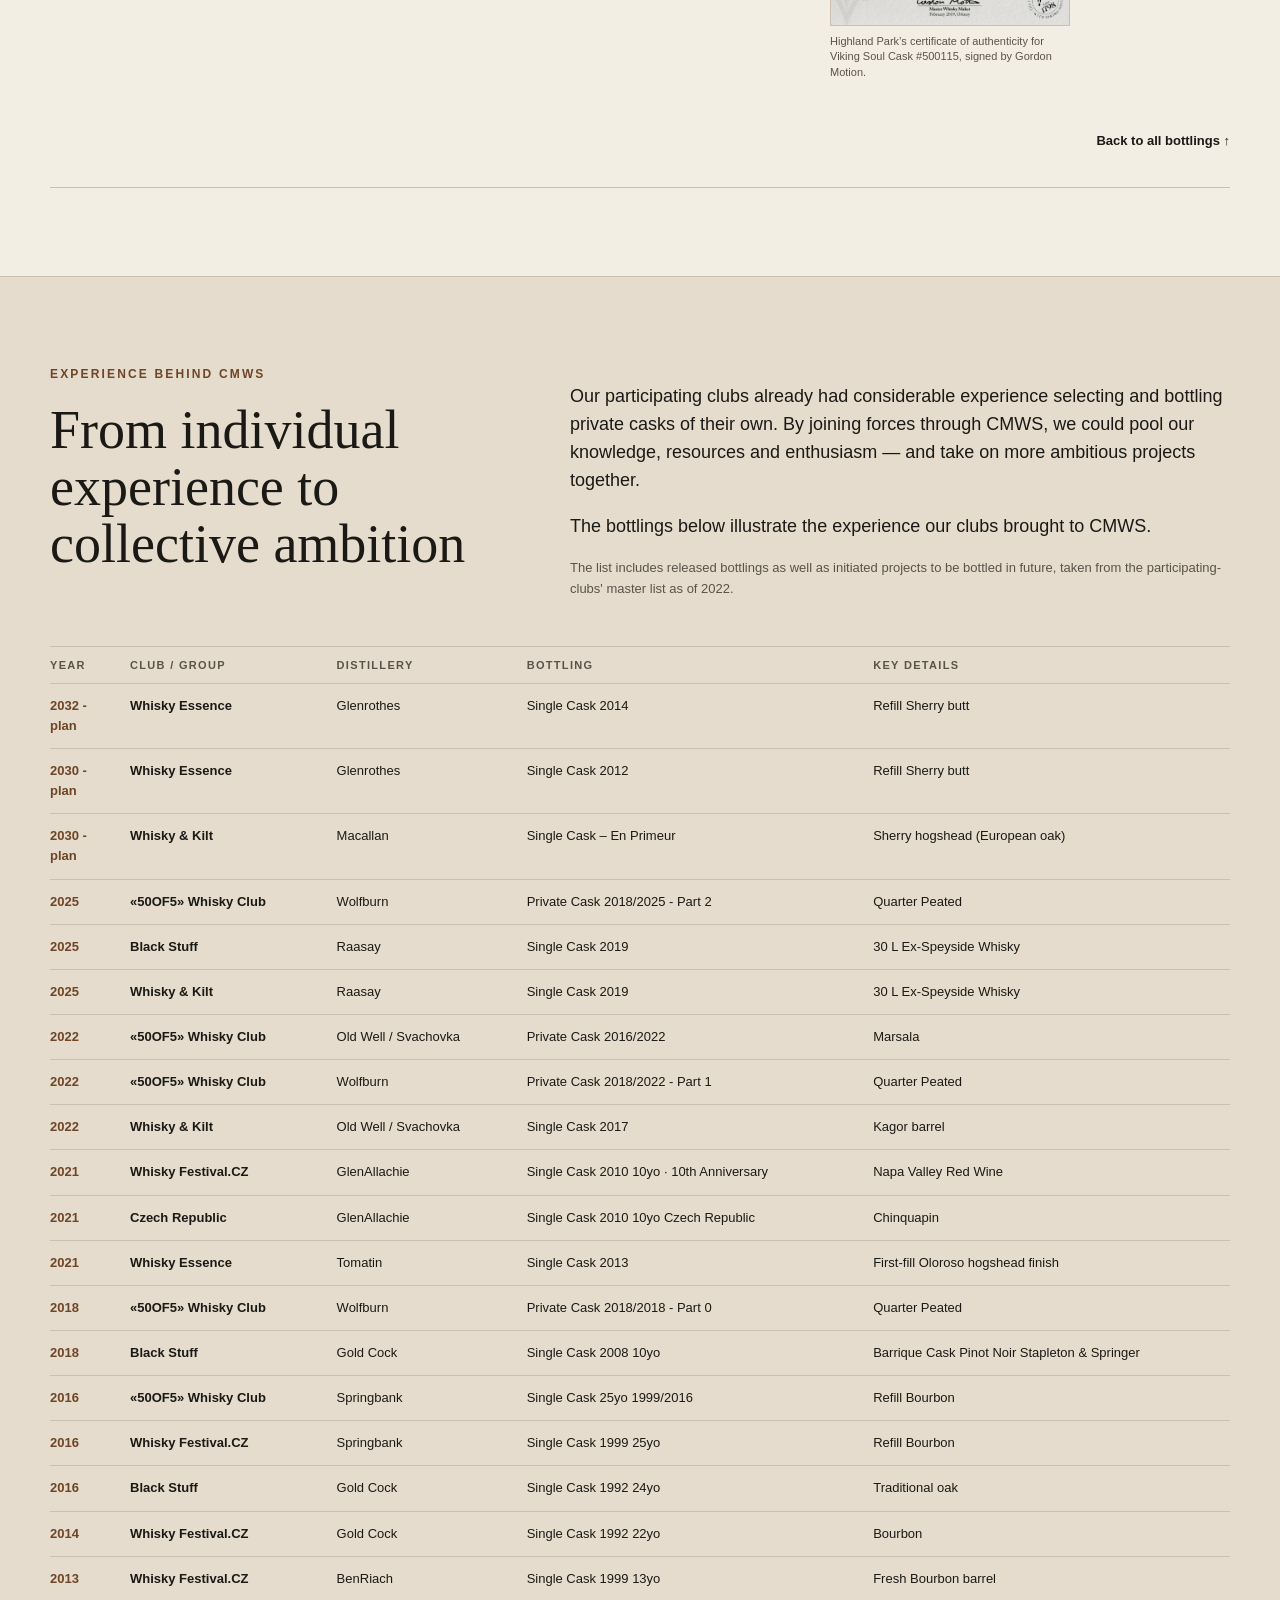
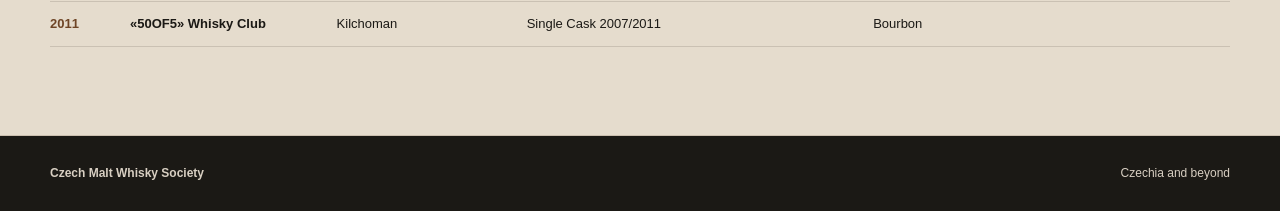
<file: bottlings.html>
<!doctype html><html lang="en"><head><meta charset="utf-8"><meta name="viewport" content="width=device-width,initial-scale=1"><meta name="description" content="Explore Czech Malt Whisky Society’s private-cask Scotch whisky bottlings, maturing casks and projects by participating clubs."><meta property="og:title" content="Bottlings · Czech Malt Whisky Society"><meta property="og:description" content="Explore Czech Malt Whisky Society’s private-cask Scotch whisky bottlings, maturing casks and projects by participating clubs."><meta property="og:type" content="website"><meta property="og:url" content="https://cmws.cz/bottlings.html"><meta property="og:image" content="https://cmws.cz/assets/cmws-social-preview-1200x630.png"><meta property="og:image:width" content="1200"><meta property="og:image:height" content="630"><meta property="og:image:alt" content="CMWS logo"><title>Bottlings · Czech Malt Whisky Society</title><link rel="stylesheet" href="assets/site.css?v=20261002-hp-certificates"><link rel="icon" href="/assets/favicon.svg" type="image/svg+xml"><link rel="apple-touch-icon" href="/assets/apple-touch-icon.png" sizes="180x180"></head><body>
<header class="site-header"><div class="shell header-inner"><a class="identity" href="index.html"><img class="header-logo" src="assets/cmws-logo.svg" alt="CMWS logo"><span class="identity-copy"><strong>Czech Malt Whisky Society</strong><small>Established 2018</small></span></a><button class="menu-button" aria-label="Open menu" aria-expanded="false">Menu</button><nav class="main-nav" aria-label="Main navigation"><a href="index.html">Home</a><a href="about.html">About CMWS</a><a class="active" href="bottlings.html">Bottlings</a><a href="contact.html">Contact</a></nav></div></header>
<main>
<section class="page-hero"><div class="shell"><p class="kicker">CMWS Bottlings</p><h1>Private casks selected to be enjoyed together.</h1><p class="intro">CMWS brings together whisky clubs and enthusiasts around distinctive private-cask projects. Alongside the CMWS bottlings, the participating clubs have a long history of private selections of their own.</p></div></section>

<section id="all-bottlings" class="section tinted" style="scroll-margin-top:100px"><div class="shell"><div class="section-heading"><div><p class="kicker">Complete overview</p><h2>Our casks and bottlings</h2></div><p class="section-note">Explore our maturing casks and all official CMWS bottlings, with released bottlings listed from newest to oldest. Select a card to jump to its detailed entry below.</p></div><div class="featured-casks">
<a class="bottling-card-link" style="text-decoration:none;display:block" href="#lindores-abbey-maturing"><article class="cask-card"><span class="year">Maturing · 2027 target</span><div class="distillery">Lindores Abbey</div><h3 style="white-space:normal">Two casks maturing</h3><p class="quiet">The 7–7–7 bottling ambition</p></article></a>
<a class="bottling-card-link" style="text-decoration:none;display:block" href="#ardnamurchan-2110"><article class="cask-card"><span class="year">2026</span><div class="distillery">Ardnamurchan</div><h3>Peated Oloroso 2019</h3><p class="quiet">Selected by 30 CMWS members</p></article></a>
<a class="bottling-card-link" style="text-decoration:none;display:block" href="#glenfarclas-2993"><article class="cask-card"><span class="year">2023</span><div class="distillery">Glenfarclas</div><h3>14yo · Vintage 2008</h3><p class="quiet">From The Family Casks reserve</p></article></a>
<a class="bottling-card-link" style="text-decoration:none;display:block" href="#raasay-19-110"><article class="cask-card"><span class="year">2022</span><div class="distillery">Isle of Raasay</div><h3>30 L cask #19/110</h3><p class="quiet">Single Cask Remnants</p></article></a>
<a class="bottling-card-link" style="text-decoration:none;display:block" href="#raasay-19-109"><article class="cask-card"><span class="year">2022</span><div class="distillery">Isle of Raasay</div><h3>30 L cask #19/109</h3><p class="quiet">Our own 30-litre vessel</p></article></a>
<a class="bottling-card-link" style="text-decoration:none;display:block" href="#tomatin-32940"><article class="cask-card"><span class="year">2021</span><div class="distillery">Tomatin</div><h3>Verdejo · Vintage 2000</h3><p class="quiet">Old Verdejo and space exploration</p></article></a>
<a class="bottling-card-link" style="text-decoration:none;display:block" href="#highland-park-500174"><article class="cask-card"><span class="year">2020</span><div class="distillery">Highland Park</div><h3>Viking Soul #500174</h3><p class="quiet">ONB III - American and European oak</p></article></a>
<a class="bottling-card-link" style="text-decoration:none;display:block" href="#highland-park-500153"><article class="cask-card"><span class="year">2020</span><div class="distillery">Highland Park</div><h3>Viking Soul #500153</h3><p class="quiet">Òran Na Boii II · Double lottery win</p></article></a>
<a class="bottling-card-link" style="text-decoration:none;display:block" href="#highland-park-500115"><article class="cask-card"><span class="year">2018</span><div class="distillery">Highland Park</div><h3>Viking Soul #500115</h3><p class="quiet">Òran Na Boii · Where it began</p></article></a>
</div></div></section>

<section class="section"><div class="shell"><div class="section-heading"><div><p class="kicker">Bottling details</p><h2>Detailed bottling list</h2></div><p class="section-note">More details about each of our casks.</p></div><div id="cask-timeline" class="timeline"></div></div></section>

<section class="section tinted"><div class="shell"><div class="split club-bottlings-intro"><div><p class="kicker">Experience behind CMWS</p><h2>From individual experience to collective ambition</h2></div><div class="large-copy"><p>Our participating clubs already had considerable experience selecting and bottling private casks of their own. By joining forces through CMWS, we could pool our knowledge, resources and enthusiasm — and take on more ambitious projects together.</p><p>The bottlings below illustrate the experience our clubs brought to CMWS.</p><p class="quiet">The list includes released bottlings as well as initiated projects to be bottled in future, taken from the participating-clubs' master list as of 2022.</p></div></div>
<div class="club-bottlings-wrap"><table class="club-bottlings-table"><thead><tr><th>Year</th><th>Club / group</th><th>Distillery</th><th>Bottling</th><th>Key details</th></tr></thead><tbody>
<tr><td data-label="Year">2032 - plan</td><td data-label="Club / group">Whisky Essence</td><td data-label="Distillery">Glenrothes</td><td data-label="Bottling">Single Cask 2014</td><td data-label="Key details">Refill Sherry butt</td></tr>
<tr><td data-label="Year">2030 - plan</td><td data-label="Club / group">Whisky Essence</td><td data-label="Distillery">Glenrothes</td><td data-label="Bottling">Single Cask 2012</td><td data-label="Key details">Refill Sherry butt</td></tr>
<tr><td data-label="Year">2030 - plan</td><td data-label="Club / group">Whisky &amp; Kilt</td><td data-label="Distillery">Macallan</td><td data-label="Bottling">Single Cask – En Primeur</td><td data-label="Key details">Sherry hogshead (European oak)</td></tr>
<tr><td data-label="Year">2025</td><td data-label="Club / group">«50OF5» Whisky Club</td><td data-label="Distillery">Wolfburn</td><td data-label="Bottling">Private Cask 2018/2025 - Part 2</td><td data-label="Key details">Quarter Peated</td></tr>
<tr><td data-label="Year">2025</td><td data-label="Club / group">Black Stuff</td><td data-label="Distillery">Raasay</td><td data-label="Bottling">Single Cask 2019</td><td data-label="Key details">30 L Ex-Speyside Whisky</td></tr>
<tr><td data-label="Year">2025</td><td data-label="Club / group">Whisky &amp; Kilt</td><td data-label="Distillery">Raasay</td><td data-label="Bottling">Single Cask 2019</td><td data-label="Key details">30 L Ex-Speyside Whisky</td></tr>
<tr><td data-label="Year">2022</td><td data-label="Club / group">«50OF5» Whisky Club</td><td data-label="Distillery">Old Well / Svachovka</td><td data-label="Bottling">Private Cask 2016/2022</td><td data-label="Key details">Marsala</td></tr>
<tr><td data-label="Year">2022</td><td data-label="Club / group">«50OF5» Whisky Club</td><td data-label="Distillery">Wolfburn</td><td data-label="Bottling">Private Cask 2018/2022 - Part 1</td><td data-label="Key details">Quarter Peated</td></tr>
<tr><td data-label="Year">2022</td><td data-label="Club / group">Whisky &amp; Kilt</td><td data-label="Distillery">Old Well / Svachovka</td><td data-label="Bottling">Single Cask 2017</td><td data-label="Key details">Kagor barrel</td></tr>
<tr><td data-label="Year">2021</td><td data-label="Club / group">Whisky Festival.CZ</td><td data-label="Distillery">GlenAllachie</td><td data-label="Bottling">Single Cask 2010 10yo · 10th Anniversary</td><td data-label="Key details">Napa Valley Red Wine</td></tr>
<tr><td data-label="Year">2021</td><td data-label="Club / group">Czech Republic</td><td data-label="Distillery">GlenAllachie</td><td data-label="Bottling">Single Cask 2010 10yo Czech Republic</td><td data-label="Key details">Chinquapin</td></tr>
<tr><td data-label="Year">2021</td><td data-label="Club / group">Whisky Essence</td><td data-label="Distillery">Tomatin</td><td data-label="Bottling">Single Cask 2013</td><td data-label="Key details">First-fill Oloroso hogshead finish</td></tr>
<tr><td data-label="Year">2018</td><td data-label="Club / group">«50OF5» Whisky Club</td><td data-label="Distillery">Wolfburn</td><td data-label="Bottling">Private Cask 2018/2018 - Part 0</td><td data-label="Key details">Quarter Peated</td></tr>
<tr><td data-label="Year">2018</td><td data-label="Club / group">Black Stuff</td><td data-label="Distillery">Gold Cock</td><td data-label="Bottling">Single Cask 2008 10yo</td><td data-label="Key details">Barrique Cask Pinot Noir Stapleton &amp; Springer</td></tr>
<tr><td data-label="Year">2016</td><td data-label="Club / group">«50OF5» Whisky Club</td><td data-label="Distillery">Springbank</td><td data-label="Bottling">Single Cask 25yo 1999/2016</td><td data-label="Key details">Refill Bourbon</td></tr>
<tr><td data-label="Year">2016</td><td data-label="Club / group">Whisky Festival.CZ</td><td data-label="Distillery">Springbank</td><td data-label="Bottling">Single Cask 1999 25yo</td><td data-label="Key details">Refill Bourbon</td></tr>
<tr><td data-label="Year">2016</td><td data-label="Club / group">Black Stuff</td><td data-label="Distillery">Gold Cock</td><td data-label="Bottling">Single Cask 1992 24yo</td><td data-label="Key details">Traditional oak</td></tr>
<tr><td data-label="Year">2014</td><td data-label="Club / group">Whisky Festival.CZ</td><td data-label="Distillery">Gold Cock</td><td data-label="Bottling">Single Cask 1992 22yo</td><td data-label="Key details">Bourbon</td></tr>
<tr><td data-label="Year">2013</td><td data-label="Club / group">Whisky Festival.CZ</td><td data-label="Distillery">BenRiach</td><td data-label="Bottling">Single Cask 1999 13yo</td><td data-label="Key details">Fresh Bourbon barrel</td></tr>
<tr><td data-label="Year">2011</td><td data-label="Club / group">«50OF5» Whisky Club</td><td data-label="Distillery">Kilchoman</td><td data-label="Bottling">Single Cask 2007/2011</td><td data-label="Key details">Bourbon</td></tr>
</tbody></table></div></div></section>
</main>
<footer class="site-footer"><div class="shell footer-inner"><strong>Czech Malt Whisky Society</strong><span>Czechia and beyond</span></div></footer><script src="assets/site.js"></script><script src="assets/bottlings.js?v=20261002-hp-certificates"></script></body></html>
</file>
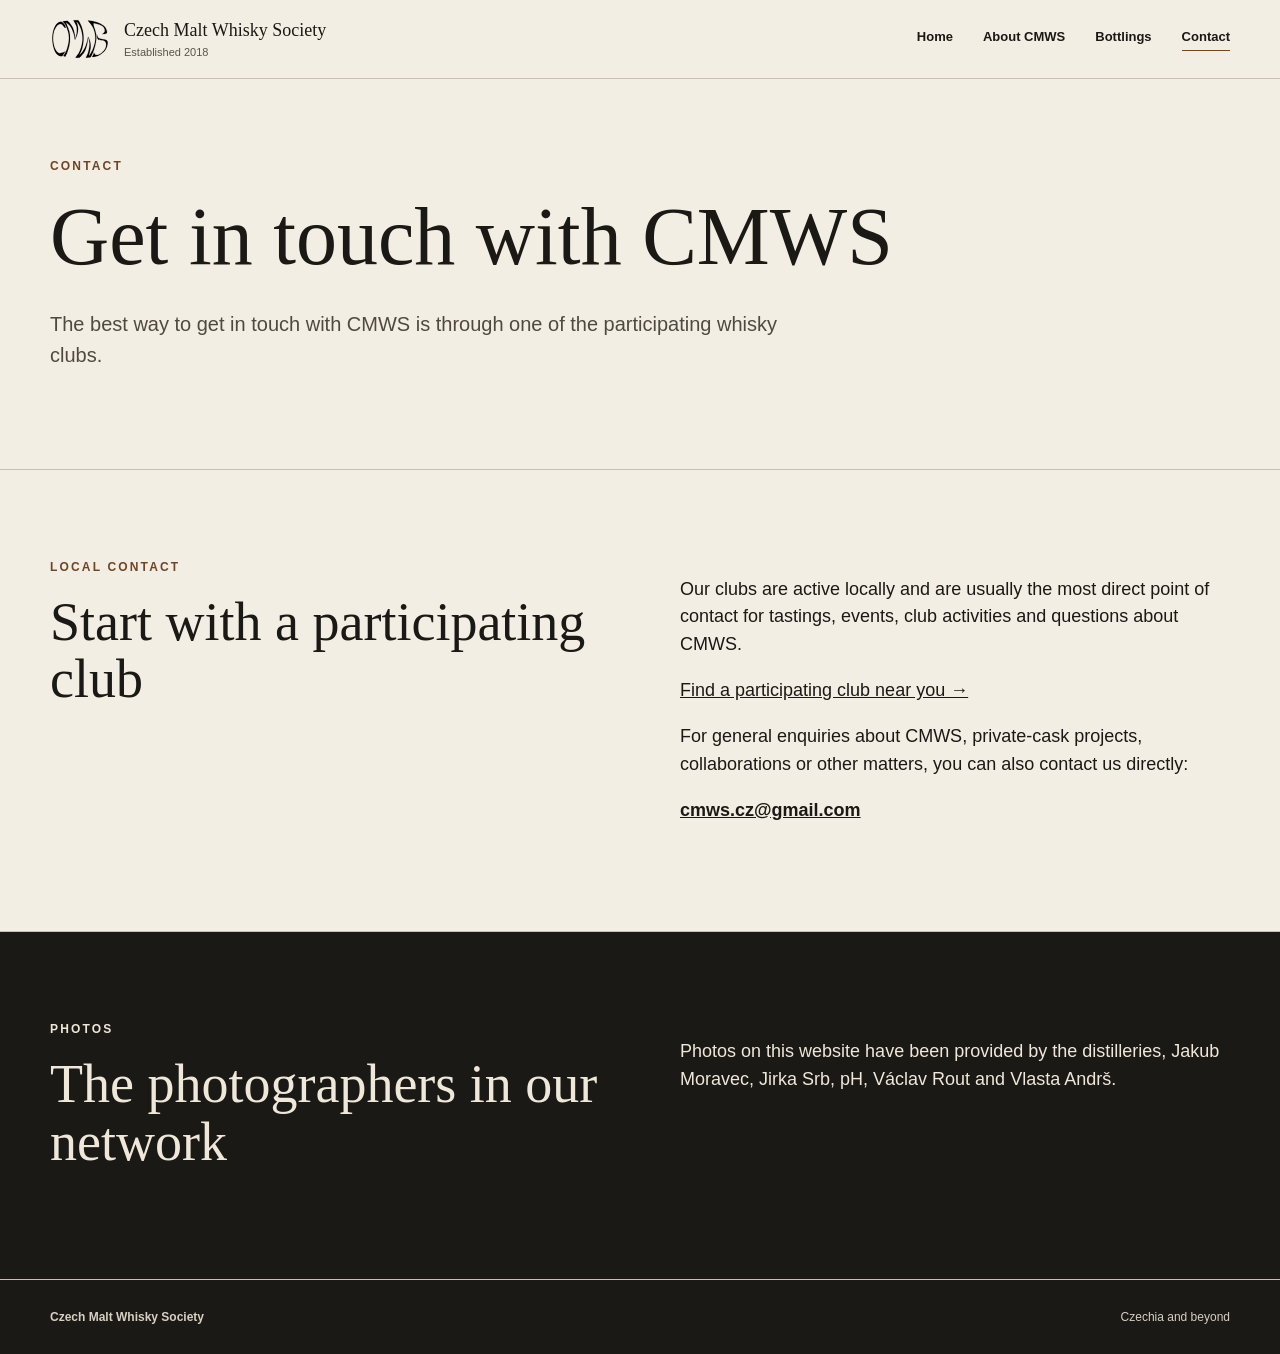
<file: contact.html>
<!doctype html><html lang="en"><head><meta charset="utf-8"><meta name="viewport" content="width=device-width,initial-scale=1"><meta name="description" content="Get in touch with Czech Malt Whisky Society through a participating whisky club near you or contact CMWS directly."><meta property="og:title" content="Contact · Czech Malt Whisky Society"><meta property="og:description" content="Get in touch with Czech Malt Whisky Society through a participating whisky club near you or contact CMWS directly."><meta property="og:type" content="website"><meta property="og:url" content="https://cmws.cz/contact.html"><meta property="og:image" content="https://cmws.cz/assets/cmws-social-preview-1200x630.png"><meta property="og:image:width" content="1200"><meta property="og:image:height" content="630"><meta property="og:image:alt" content="CMWS logo"><title>Contact · Czech Malt Whisky Society</title><link rel="stylesheet" href="assets/site.css"><link rel="icon" href="/assets/favicon.svg" type="image/svg+xml"><link rel="apple-touch-icon" href="/assets/apple-touch-icon.png" sizes="180x180"></head><body>
<header class="site-header"><div class="shell header-inner"><a class="identity" href="index.html"><img class="header-logo" src="assets/cmws-logo.svg" alt="CMWS logo"><span class="identity-copy"><strong>Czech Malt Whisky Society</strong><small>Established 2018</small></span></a><button class="menu-button" aria-label="Open menu" aria-expanded="false">Menu</button><nav class="main-nav" aria-label="Main navigation"><a href="index.html">Home</a><a href="about.html">About CMWS</a><a href="bottlings.html">Bottlings</a><a class="active" href="contact.html">Contact</a></nav></div></header>
<main><section class="page-hero"><div class="shell"><p class="kicker">Contact</p><h1>Get in touch with CMWS</h1><p class="intro">The best way to get in touch with CMWS is through one of the participating whisky clubs.</p></div></section><section class="section"><div class="shell contact-grid"><div><p class="kicker">Local contact</p><h2>Start with a participating club</h2></div><div class="large-copy"><p>Our clubs are active locally and are usually the most direct point of contact for tastings, events, club activities and questions about CMWS.</p><p><a href="https://www.whiskylifeprague.cz/whisky-kluby" target="_blank" rel="noopener noreferrer">Find a participating club near you →</a></p><p>For general enquiries about CMWS, private-cask projects, collaborations or other matters, you can also contact us directly:</p><p><a href="mailto:cmws.cz@gmail.com"><strong>cmws.cz@gmail.com</strong></a></p></div></div></section>
<section class="section selection-principles" id="photos">
  <div class="shell contact-grid">
    <div><p class="kicker">PHOTOS</p><h2>The photographers in our network</h2></div>
    <div class="large-copy"><p>Photos on this website have been provided by the distilleries, Jakub Moravec, Jirka Srb, pH, Václav Rout and Vlasta Andrš.</p></div>
  </div>
</section>
</main>
<footer class="site-footer"><div class="shell footer-inner"><strong>Czech Malt Whisky Society</strong><span>Czechia and beyond</span></div></footer><script src="assets/site.js"></script></body></html>
</file>
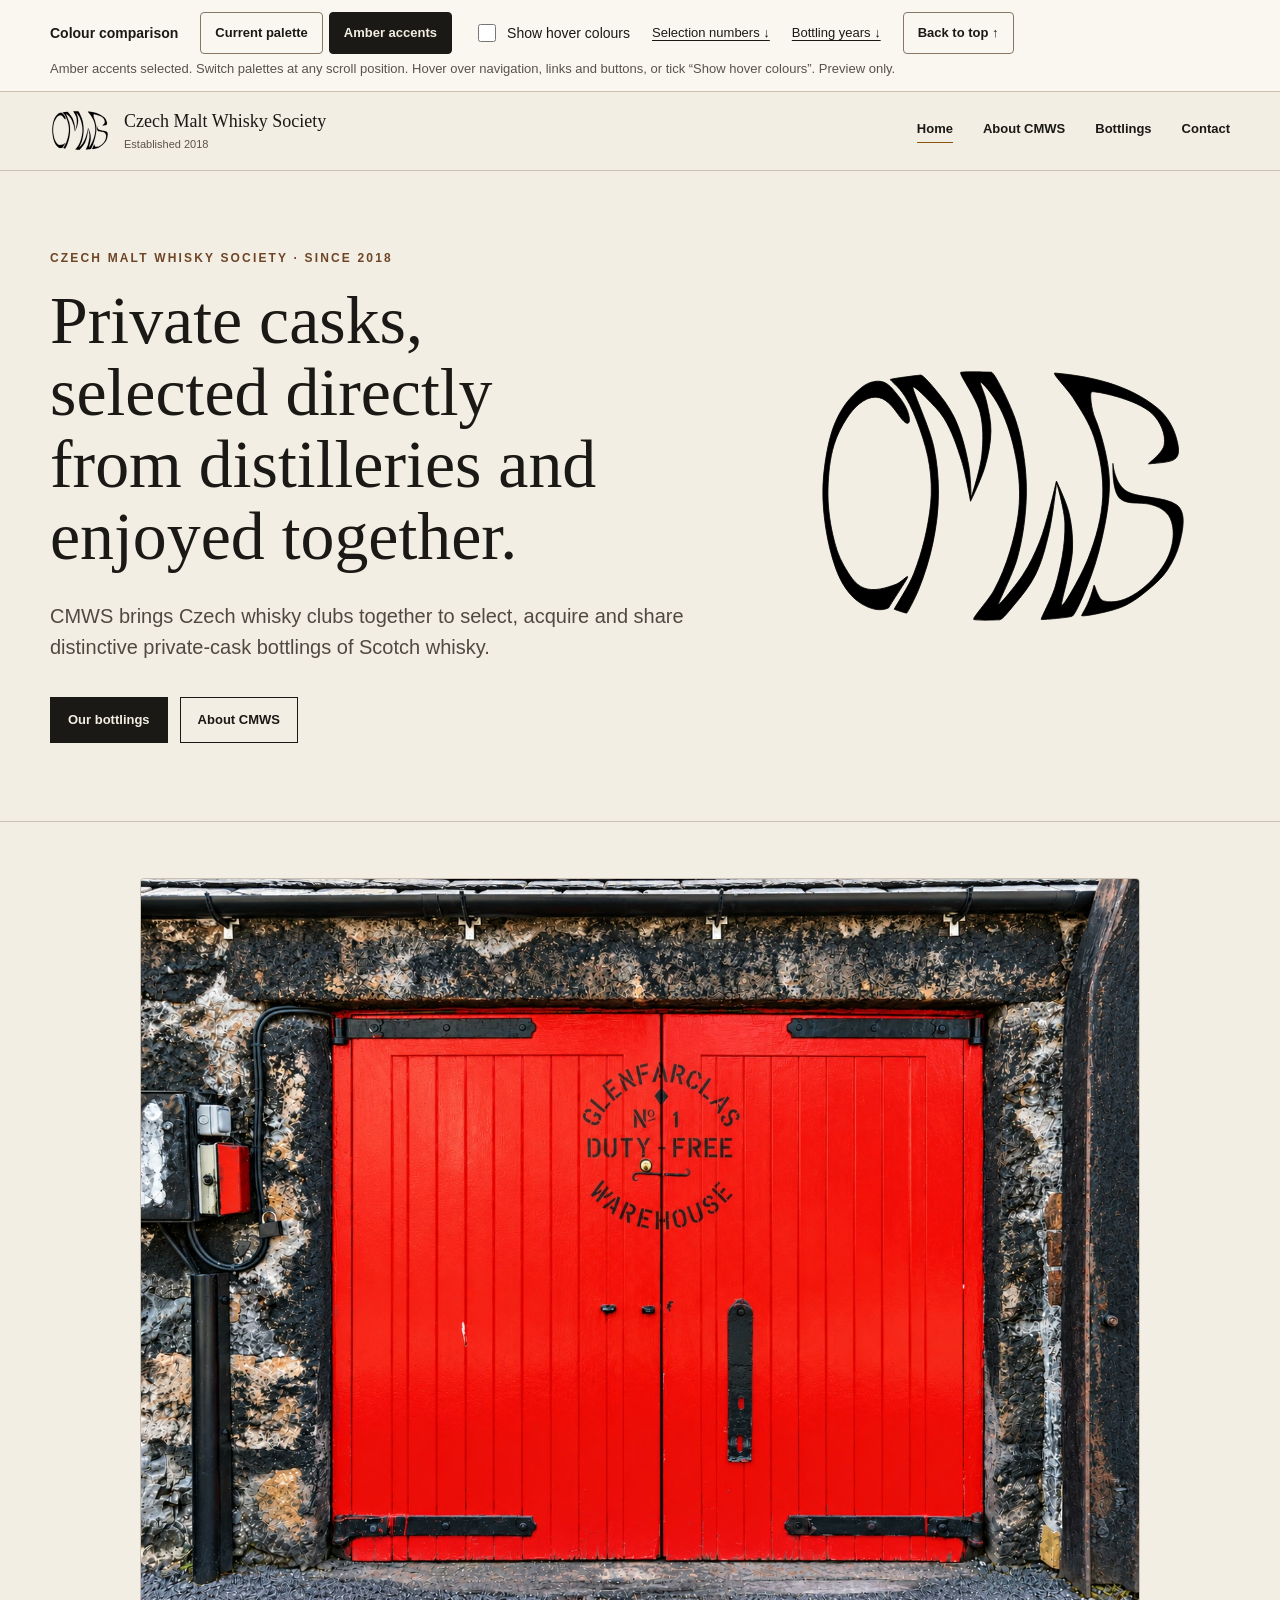
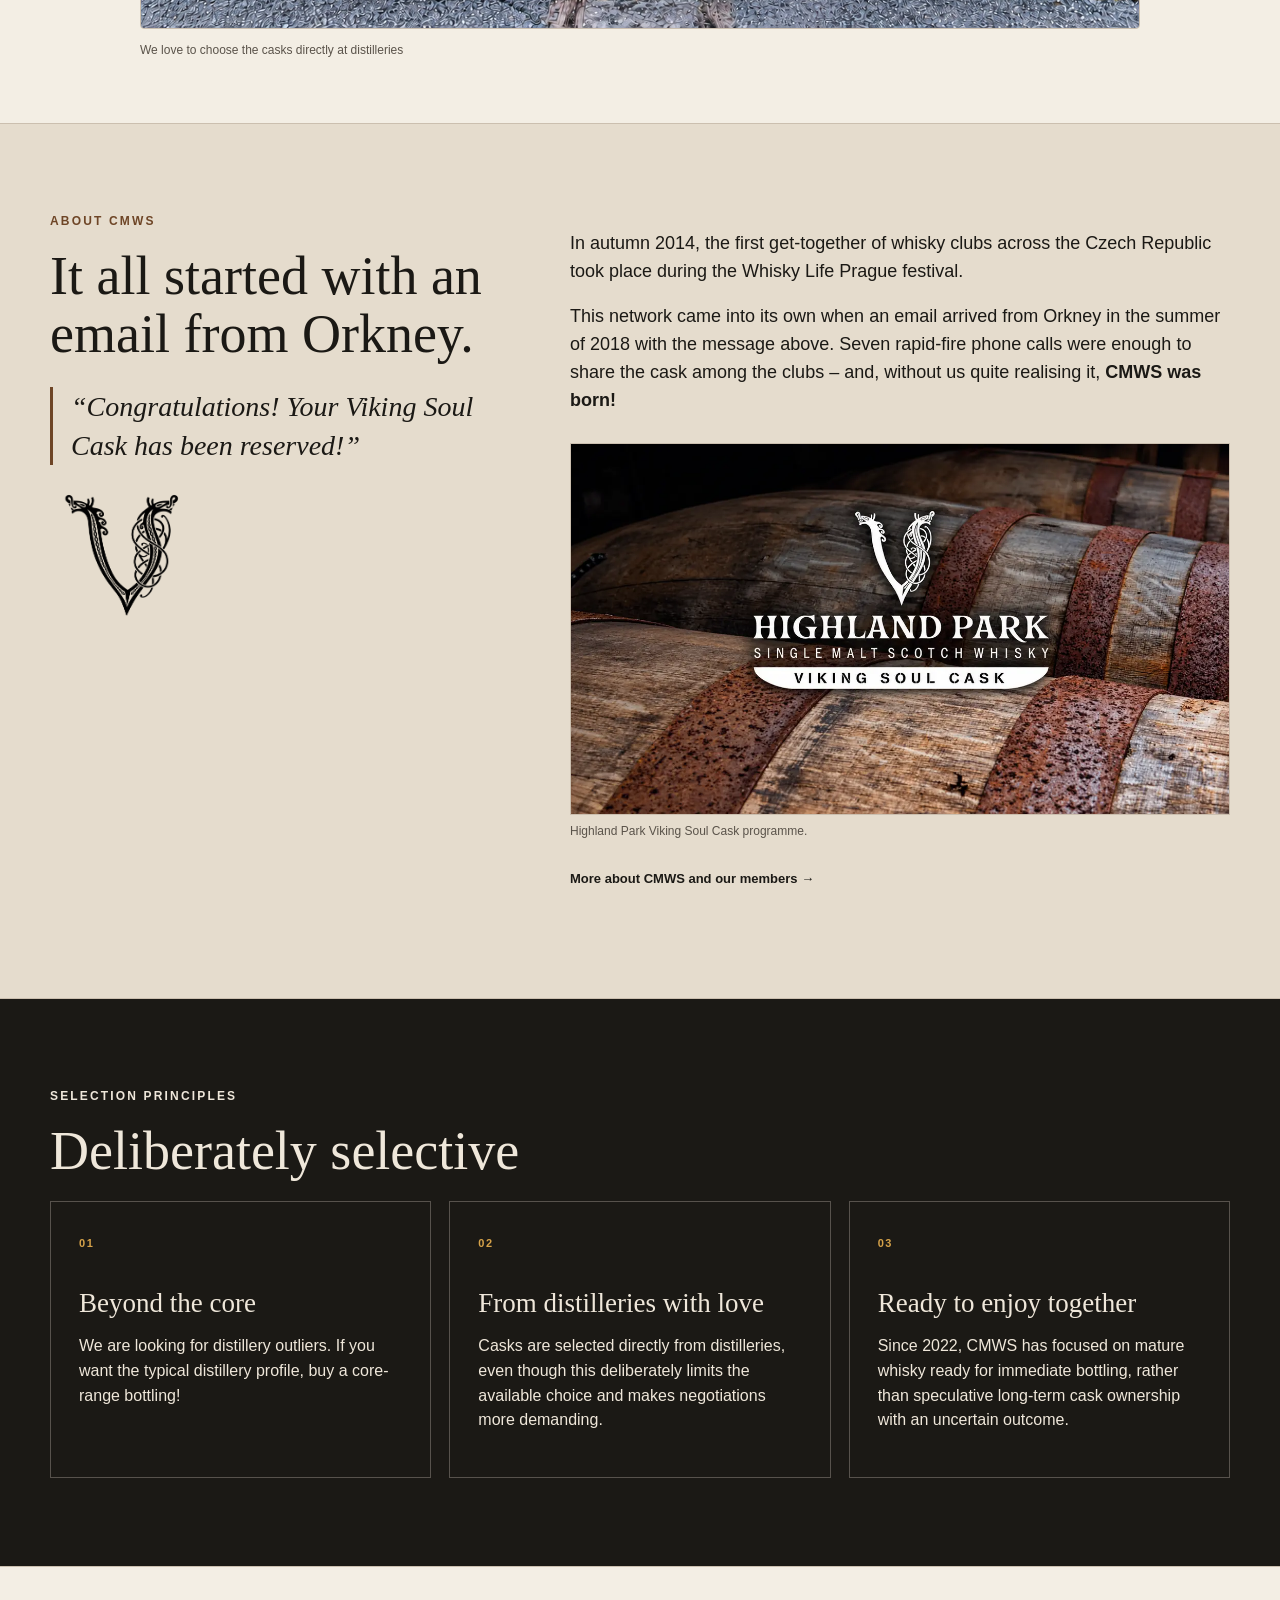
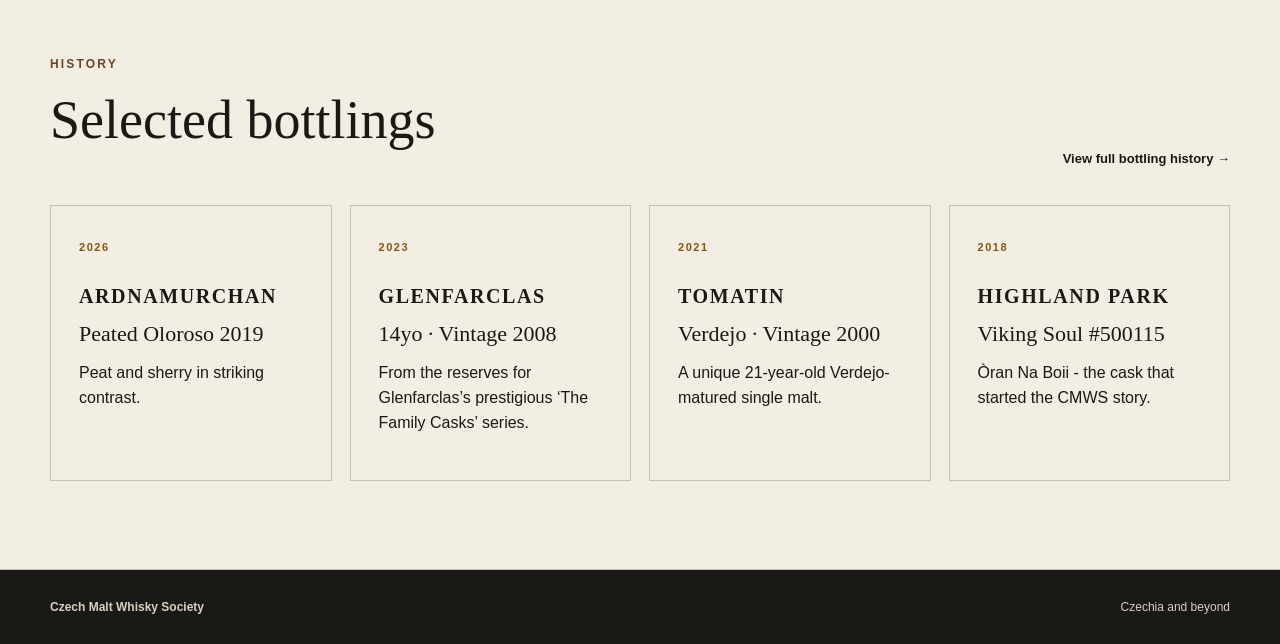
<file: preview-amber-accents.html>
<!doctype html><html lang="en"><head><meta charset="utf-8"><meta name="viewport" content="width=device-width,initial-scale=1"><meta name="description" content="Czech Malt Whisky Society brings Czech whisky clubs together to select, acquire and share distinctive private-cask bottlings of Scotch whisky."><meta property="og:title" content="CMWS · Czech Malt Whisky Society"><meta property="og:description" content="Czech Malt Whisky Society brings Czech whisky clubs together to select, acquire and share distinctive private-cask bottlings of Scotch whisky."><meta property="og:type" content="website"><meta property="og:url" content="https://cmws.cz/"><meta property="og:image" content="https://cmws.cz/assets/cmws-social-preview-1200x630.png"><meta property="og:image:width" content="1200"><meta property="og:image:height" content="630"><meta property="og:image:alt" content="CMWS logo"><script type="application/ld+json">{"@context":"https://schema.org","@type":"Organization","name":"Czech Malt Whisky Society","alternateName":"CMWS","url":"https://cmws.cz/","logo":"https://cmws.cz/assets/cmws-logo.svg"}</script><title>CMWS · Amber accent comparison</title><meta name="robots" content="noindex,nofollow"><style>:root{--paper:#f3eee4;--deep:#e5dccd;--ink:#1b1915;--muted:#5a534a;--line:#cbbfaf;--accent:#6e4526}*{box-sizing:border-box}html{scroll-behavior:smooth}body{margin:0;background:var(--paper);color:var(--ink);font-family:Arial,Helvetica,sans-serif;line-height:1.55}.shell{width:min(1180px,calc(100% - 40px));margin:auto}.narrow{width:min(900px,calc(100% - 40px))}a{color:inherit}a:focus-visible,button:focus-visible{outline:3px solid var(--accent);outline-offset:4px}.site-header{position:sticky;top:0;z-index:20;background:rgba(243,238,228,.96);backdrop-filter:blur(12px);border-bottom:1px solid var(--line)}.header-inner{min-height:78px;display:flex;align-items:center;justify-content:space-between;gap:28px}.identity{display:flex;align-items:center;gap:14px;text-decoration:none}.header-logo{display:block;width:60px;height:auto}.identity-copy{display:flex;flex-direction:column}.identity-copy strong{font-family:Georgia,serif;font-size:18px;font-weight:500}.identity-copy small{font-size:11px;color:var(--muted)}.main-nav{display:flex;gap:30px}.main-nav a{text-decoration:none;font-size:13px;font-weight:700;border-bottom:1px solid transparent;padding-bottom:3px}.main-nav a:hover{color:var(--accent);border-bottom-color:var(--accent)}.main-nav a.active{border-bottom-color:var(--accent)}.menu-button{display:none}.home-hero,.page-hero{padding:78px 0;border-bottom:1px solid var(--line)}.hero-grid{display:grid;grid-template-columns:1.18fr .82fr;gap:72px;align-items:center}.hero-copy{max-width:760px}.home-hero h1{font-size:clamp(44px,5.3vw,68px);max-width:760px;text-wrap:balance}.kicker{font-size:12px;text-transform:uppercase;letter-spacing:.18em;color:var(--accent);font-weight:800;margin:0 0 18px}h1,h2,h3{font-family:Georgia,"Times New Roman",serif;font-weight:400;line-height:1.06}h1{font-size:clamp(48px,6.8vw,82px);margin:0 0 28px}h2{font-size:clamp(34px,4.4vw,54px);margin:0 0 20px}h3{font-size:27px;margin:0 0 9px}.hero-text,.intro{font-size:20px;color:#4f4942;max-width:760px}.button-row{display:flex;gap:12px;margin-top:34px;flex-wrap:wrap}.button{border:1px solid var(--ink);padding:12px 17px;text-decoration:none;font-size:13px;font-weight:800;transition:background .15s ease,color .15s ease}.button:hover{background:var(--ink);color:var(--paper)}.button.dark{background:var(--ink);color:var(--paper)}.button.dark:hover{background:transparent;color:var(--ink)}.hero-still{min-height:390px;position:relative;display:grid;place-items:center}.hero-logo{display:block;width:min(86%,430px);height:auto;max-height:330px;position:relative;z-index:2}.section{padding:88px 0;border-bottom:1px solid var(--line)}.tinted{background:var(--deep)}.split{display:grid;grid-template-columns:.8fr 1.2fr;gap:80px}.large-copy{font-size:18px}.section-heading{display:flex;justify-content:space-between;align-items:end;gap:40px;margin-bottom:36px}.section-note{max-width:540px;color:var(--muted)}.text-link{text-decoration:none;font-weight:700;font-size:13px;white-space:nowrap}.text-link:hover{color:var(--accent)}.principle-grid{display:grid;grid-template-columns:repeat(3,1fr);gap:18px}.featured-casks{display:grid;grid-template-columns:repeat(4,minmax(0,1fr));gap:18px}.principle,.cask-card{border:1px solid var(--line);padding:28px}.cask-card h3{font-size:22px;white-space:normal;overflow-wrap:anywhere}.number,.year{font-size:11px;color:var(--accent);font-weight:800;letter-spacing:.14em}.principle h3{margin-top:35px}.distillery{font-family:Georgia,"Times New Roman",serif;font-size:20px;font-weight:600;text-transform:uppercase;letter-spacing:.08em;color:var(--ink);margin:22px 0 10px}.club-list,.timeline{border-top:1px solid var(--line)}.club{display:grid;grid-template-columns:1fr 1.3fr;gap:50px;padding:28px 0;border-bottom:1px solid var(--line)}.club-meta,.subtitle,.quiet{color:var(--muted);font-size:13px}.filters{display:flex;gap:8px;margin-bottom:26px}.filter{border:1px solid var(--line);background:transparent;padding:9px 13px;font-weight:700}.filter.active{background:var(--ink);color:var(--paper)}.timeline-item{display:grid;grid-template-columns:100px 1fr;gap:30px;padding:34px 0;border-bottom:1px solid var(--line)}.timeline-year{font-family:Georgia,serif;font-size:34px;color:var(--accent)}.timeline-main{display:grid;grid-template-columns:1.2fr .8fr;gap:50px}.timeline-main .kicker{font-size:18px;font-weight:900;letter-spacing:.08em;margin-bottom:18px}.timeline-details{padding:0;list-style:none}.timeline-details li{padding:4px 0;border-bottom:1px dotted rgba(0,0,0,.16);font-size:14px}.timeline-side{min-width:0}.timeline-photo{margin:0 0 18px}.timeline-photo img{display:block;width:100%;height:auto;aspect-ratio:16/9;object-fit:cover;border:1px solid var(--line)}.timeline-photo figcaption{margin-top:8px;color:var(--muted);font-size:12px;line-height:1.4}.timeline-photo.product img{width:100%;max-width:100%;height:auto;max-height:none;margin:0 auto;aspect-ratio:auto;object-fit:contain;border:0}.timeline-photo.product figcaption{text-align:center}.status{display:inline-block;font-size:10px;text-transform:uppercase;letter-spacing:.13em;font-weight:800;border:1px solid var(--line);padding:5px 8px;margin-bottom:14px}.club-bottlings-intro{margin-bottom:34px}.club-bottlings-wrap{border-top:1px solid var(--line)}.club-bottlings-table{width:100%;border-collapse:collapse;font-size:13px}.club-bottlings-table th,.club-bottlings-table td{text-align:left;vertical-align:top;padding:12px 10px;border-bottom:1px solid rgba(107,98,88,.22)}.club-bottlings-table th{padding-top:10px;padding-bottom:9px;color:var(--muted);font-size:11px;text-transform:uppercase;letter-spacing:.12em;font-weight:800}.club-bottlings-table th:first-child,.club-bottlings-table td:first-child{padding-left:0;width:70px}.club-bottlings-table th:last-child,.club-bottlings-table td:last-child{padding-right:0}.club-bottlings-table td:first-child{color:var(--accent);font-weight:800}.club-bottlings-table td:nth-child(2){font-weight:700}.contact-grid{display:grid;grid-template-columns:1fr 1fr;gap:80px}.logo-origin{margin:42px 0 0;padding-top:30px;border-top:1px solid rgba(107,98,88,.28)}.logo-origin img{display:block;width:min(100%,560px);height:auto;margin:0 0 24px}.logo-origin figcaption{max-width:650px}.logo-origin .kicker{margin-bottom:12px}.logo-origin .quiet{margin-bottom:0}.site-footer{background:var(--ink);color:#d8cfc2;padding:28px 0}.footer-inner{display:flex;justify-content:space-between;gap:30px;font-size:12px}@media(prefers-reduced-motion:reduce){html{scroll-behavior:auto}}@media(max-width:820px){.header-inner{min-height:72px}.identity-copy strong{font-size:15px}.identity-copy small{font-size:10px}.main-nav{display:none;position:absolute;left:0;right:0;top:72px;background:var(--paper);padding:20px;flex-direction:column;border-bottom:1px solid var(--line)}.main-nav.open{display:flex}.menu-button{display:block;border:1px solid var(--line);background:transparent;padding:9px 12px;font-weight:700}.home-hero,.page-hero{padding:54px 0}.hero-grid,.split,.club,.timeline-main,.contact-grid{grid-template-columns:1fr}.hero-grid{gap:26px}.home-hero h1{font-size:clamp(40px,11vw,58px)}.hero-still{min-height:250px}.hero-logo{width:min(76%,320px);max-height:240px}.principle-grid,.featured-casks{grid-template-columns:1fr}.cask-card h3{font-size:27px;white-space:normal}.timeline-item{grid-template-columns:1fr}.section{padding:66px 0}.section-heading{display:block}.section-heading .text-link{display:inline-block;margin-top:12px}.club-bottlings-table,.club-bottlings-table tbody,.club-bottlings-table tr,.club-bottlings-table td{display:block;width:100%}.club-bottlings-table thead{display:none}.club-bottlings-table tr{padding:12px 0;border-bottom:1px solid var(--line)}.club-bottlings-table td{display:grid;grid-template-columns:105px 1fr;gap:14px;padding:3px 0;border:0}.club-bottlings-table td::before{content:attr(data-label);font-size:10px;text-transform:uppercase;letter-spacing:.1em;color:var(--muted);font-weight:800}.club-bottlings-table td:first-child{width:100%}.footer-inner{flex-direction:column;align-items:flex-start}.header-logo{width:52px}}
.zoomable-image{cursor:zoom-in}.zoomable-image:focus-visible{outline:3px solid var(--accent);outline-offset:4px}.image-lightbox{position:fixed;inset:0;z-index:1000;display:none;align-items:center;justify-content:center;padding:32px;background:rgba(0,0,0,.88)}.image-lightbox.open{display:flex}.image-lightbox-img{display:block;width:min(94vw,1500px);height:90vh;object-fit:contain;box-shadow:0 8px 40px rgba(0,0,0,.45)}.image-lightbox-close{position:fixed;top:18px;right:24px;border:0;background:transparent;color:#fff;font-size:44px;line-height:1;cursor:pointer;padding:6px 10px}.image-lightbox-close:hover{opacity:.75}.lightbox-open{overflow:hidden}@media(max-width:820px){.image-lightbox{padding:18px}.image-lightbox-img{width:96vw;height:86vh}.image-lightbox-close{top:8px;right:10px;font-size:40px}}.timeline-note-title{margin:20px 0 8px;font-family:var(--sans);font-size:13px;line-height:1.3;letter-spacing:.09em;text-transform:uppercase;color:var(--accent)}.timeline-story-block{margin:0 0 34px}.timeline-story-block:last-child{margin-bottom:0}.timeline-story-block .timeline-note-title{margin:0 0 8px}.timeline-story-block p{margin:0 0 14px}.timeline-story-block .timeline-photo{margin:0}.timeline-photo.natural img{width:100%;height:auto;aspect-ratio:auto;object-fit:contain}
.timeline-photo.certificate{width:min(100%,240px);margin:24px 0 0}.timeline-photo.certificate img{width:100%;height:auto;aspect-ratio:auto;object-fit:contain}.timeline-photo.certificate figcaption{font-size:11px}

/* Batch 1: keep card content and narrow-screen details within their columns. */
.featured-casks>*,.timeline-item>*,.timeline-main>*{min-width:0}
.cask-card .distillery{overflow-wrap:anywhere}
@media(min-width:821px) and (max-width:1100px){.featured-casks{grid-template-columns:repeat(2,minmax(0,1fr))}}
.timeline-side .text-link{white-space:normal;overflow-wrap:anywhere}

/* Original reservation email, preserved as a quotation in the CMWS origin story. */
.origin-quote{margin:24px 0;padding-left:18px;border-left:3px solid var(--accent);font-family:Georgia,"Times New Roman",serif;font-size:clamp(20px,2.2vw,28px);font-style:italic;line-height:1.4}

/* Homepage preview: keep the large CMWS logo, followed by our distillery visit. */
.home-visit{padding:56px 0 64px;border-bottom:1px solid var(--line)}
.home-visit-photo{width:min(100%,1000px);margin:0 auto}
.home-visit-photo img{display:block;width:100%;height:auto;border:1px solid var(--line);border-radius:4px}
.home-visit-photo figcaption{margin-top:12px;color:var(--muted);font-size:12px;line-height:1.5}
@media(max-width:820px){.home-visit{padding:32px 0 40px}}

/* Approved brightness adjustment for the Ardnamurchan selection group photo. */
#ardnamurchan-2110 img[src*="IMG_6634"],.image-lightbox-img[src*="IMG_6634"]{filter:brightness(1.08)}

/* Approved dark selection principles section. */
.selection-principles{background:var(--ink);color:#efe7da;scroll-margin-top:96px}
.selection-principles .kicker,.selection-principles .number,.selection-principles .quiet{color:#efe7da}
.selection-principles .principle{border-color:rgba(239,231,218,.28)}


/* Comparison controls, shown only on this preview page. */
.preview-toolbar{position:sticky;top:0;z-index:40;background:#faf7f0;border-bottom:1px solid #cbbfaf;color:#1b1915;padding:12px 0;font:14px/1.45 Arial,Helvetica,sans-serif}
.preview-toolbar .preview-tools{display:flex;gap:12px 22px;flex-wrap:wrap;align-items:center}
.preview-toolbar .preview-caption{margin:6px 0 0;color:#5a534a;font-size:13px}
.preview-toolbar .preview-switch{display:flex;gap:6px;flex-wrap:wrap}
.preview-toolbar button{background:transparent;color:#1b1915;border:1px solid #867766;border-radius:4px;padding:10px 14px;font:700 13px/1.4 Arial,Helvetica,sans-serif;cursor:pointer;min-height:42px}
.preview-toolbar button[aria-pressed="true"]{background:#1b1915;color:#f3eee4;border-color:#1b1915}
.preview-toolbar label{display:flex;align-items:center;gap:8px;min-height:42px}
.preview-toolbar input{width:18px;height:18px;accent-color:#1b1915}
.preview-toolbar a{font-size:13px;text-underline-offset:3px;display:inline-block;padding:8px 0}
.site-header{top:var(--preview-toolbar-height,130px)}
#selection-principles,#selected-preview{scroll-margin-top:calc(var(--preview-toolbar-height,130px) + 100px)}
body.preview-hovers .main-nav a[href="about.html"]{color:var(--accent);border-bottom-color:var(--accent)}
body.preview-hovers .button.dark{background:transparent;color:var(--ink)}
body.preview-hovers .text-link{color:var(--accent)}
/* Proposed amber changes; all other homepage styling stays identical. */
body.preview-amber .main-nav a.active{border-bottom-color:#8b540d}
body.preview-amber .main-nav a:hover,
body.preview-amber.preview-hovers .main-nav a[href="about.html"]{color:#8b540d;border-bottom-color:#8b540d}
body.preview-amber .text-link:hover,
body.preview-amber.preview-hovers .text-link{color:#8b540d}
body.preview-amber .button:hover,
body.preview-amber.preview-hovers .button.dark{background:#8b540d;border-color:#8b540d;color:#f3eee4}
body.preview-amber .number,body.preview-amber .year{color:#8b540d}
body.preview-amber .selection-principles .number{color:#d6a249}
@media(max-width:520px){.preview-toolbar .preview-tools{gap:6px 14px}.preview-toolbar .preview-title{width:100%}.preview-toolbar .preview-caption{font-size:12px}}
</style><link rel="icon" href="/assets/favicon.svg" type="image/svg+xml"><link rel="apple-touch-icon" href="/assets/apple-touch-icon.png" sizes="180x180"></head><body class="preview-amber">
<aside class="preview-toolbar" aria-label="Homepage colour comparison">
<div class="shell">
<div class="preview-tools">
<strong class="preview-title">Colour comparison</strong>
<div class="preview-switch" role="group" aria-label="Colour version">
<button type="button" data-palette="current" aria-pressed="false">Current palette</button>
<button type="button" data-palette="amber" aria-pressed="true">Amber accents</button>
</div>
<label><input type="checkbox" id="preview-hovers">Show hover colours</label>
<a href="#selection-principles">Selection numbers ↓</a>
<a href="#selected-preview">Bottling years ↓</a>
<button type="button" id="preview-top">Back to top ↑</button>
</div>
<p class="preview-caption"><span id="preview-state" aria-live="polite">Amber accents selected.</span> Switch palettes at any scroll position. Hover over navigation, links and buttons, or tick “Show hover colours”. Preview only.</p>
</div></aside>

<header class="site-header"><div class="shell header-inner"><a class="identity" href="index.html"><img class="header-logo" src="assets/cmws-logo.svg" alt="CMWS logo"><span class="identity-copy"><strong>Czech Malt Whisky Society</strong><small>Established 2018</small></span></a><button class="menu-button" aria-label="Open menu" aria-expanded="false">Menu</button><nav class="main-nav" aria-label="Main navigation"><a class="active" href="index.html">Home</a><a href="about.html">About CMWS</a><a href="bottlings.html">Bottlings</a><a href="contact.html">Contact</a></nav></div></header>
<main><section class="home-hero"><div class="shell hero-grid"><div class="hero-copy"><p class="kicker">Czech Malt Whisky Society · Since 2018</p><h1>Private casks, selected directly from distilleries and enjoyed together.</h1><p class="hero-text">CMWS brings Czech whisky clubs together to select, acquire and share distinctive private-cask bottlings of Scotch whisky.</p><div class="button-row"><a class="button dark" href="bottlings.html">Our bottlings</a><a class="button" href="about.html">About CMWS</a></div></div><div class="hero-still"><img class="hero-logo" src="assets/cmws-logo.svg" alt="CMWS logo"></div></div></section>
<section class="home-visit" aria-label="A CMWS distillery visit"><div class="shell"><figure class="home-visit-photo"><img src="assets/glenfarclas-2993-warehouse-v3.avif" alt="The red doors of Glenfarclas Warehouse No. 1, photographed during the CMWS cask-selection visit" width="1200" height="900" loading="lazy" decoding="async"><figcaption>We love to choose the casks directly at distilleries</figcaption></figure></div></section>
<section class="section tinted"><div class="shell split"><div><p class="kicker">About CMWS</p><h2>It all started with an email from Orkney.</h2><blockquote class="origin-quote">“Congratulations! Your Viking Soul Cask has been reserved!”</blockquote><img src="assets/HP%20VSC%20-%20V%20black%20-%20details%20%7BChatGPT%20Image%20Sep%2025%2C%202026%2C%2007_36_49%20AM%7D.png" alt="Highland Park Viking Soul Cask V emblem" loading="lazy" style="display:block;width:140px;max-width:100%;height:auto;max-height:200px;object-fit:contain;object-position:left;margin-top:24px"></div><div class="large-copy"><p>In autumn 2014, the first get-together of whisky clubs across the Czech Republic took place during the Whisky Life Prague festival.</p><p>This network came into its own when an email arrived from Orkney in the summer of 2018 with the message above. Seven rapid-fire phone calls were enough to share the cask among the clubs – and, without us quite realising it, <strong>CMWS was born!</strong></p><figure class="timeline-photo natural origin-programme-photo" style="margin:28px 0 24px"><img src="assets/highland-park-viking-soul-cask.webp" alt="Highland Park Viking Soul Cask programme barrels and branding" loading="lazy" decoding="async"><figcaption>Highland Park Viking Soul Cask programme.</figcaption></figure><p><a class="text-link" href="about.html">More about CMWS and our members →</a></p></div></div></section>
<section id="selection-principles" class="section selection-principles"><div class="shell"><p class="kicker">Selection principles</p><h2>Deliberately selective</h2><div id="principle-grid" class="principle-grid"><article class="principle"><span class="number">01</span><h3>Beyond the core</h3><p>We are looking for distillery outliers. If you want the typical distillery profile, buy a core-range bottling!</p></article><article class="principle"><span class="number">02</span><h3>From distilleries with love</h3><p>Casks are selected directly from distilleries, even though this deliberately limits the available choice and makes negotiations more demanding.</p></article><article class="principle"><span class="number">03</span><h3>Ready to enjoy together</h3><p>Since 2022, CMWS has focused on mature whisky ready for immediate bottling, rather than speculative long-term cask ownership with an uncertain outcome.</p></article></div></div></section>
<section id="selected-preview" class="section"><div class="shell"><div class="section-heading"><div><p class="kicker">History</p><h2>Selected bottlings</h2></div><a class="text-link" href="bottlings.html">View full bottling history →</a></div><div id="featured-casks" class="featured-casks"><article class="cask-card"><span class="year">2026</span><div class="distillery">Ardnamurchan</div><h3>Peated Oloroso 2019</h3><p>Peat and sherry in striking contrast.</p></article><article class="cask-card"><span class="year">2023</span><div class="distillery">Glenfarclas</div><h3>14yo · Vintage 2008</h3><p>From the reserves for Glenfarclas’s prestigious ‘The Family Casks’ series.</p></article><article class="cask-card"><span class="year">2021</span><div class="distillery">Tomatin</div><h3>Verdejo · Vintage 2000</h3><p>A unique 21-year-old Verdejo-matured single malt.</p></article><article class="cask-card"><span class="year">2018</span><div class="distillery">Highland Park</div><h3>Viking Soul #500115</h3><p>Òran Na Boii - the cask that started the CMWS story.</p></article></div></div></section></main>
<footer class="site-footer"><div class="shell footer-inner"><strong>Czech Malt Whisky Society</strong><span>Czechia and beyond</span></div></footer><script src="assets/site.js"></script><script>
(() => {
 const paletteButtons=document.querySelectorAll('[data-palette]');
 const state=document.getElementById('preview-state');
 paletteButtons.forEach(button=>button.addEventListener('click',()=>{
  const amber=button.dataset.palette==='amber';
  document.body.classList.toggle('preview-amber',amber);
  paletteButtons.forEach(item=>item.setAttribute('aria-pressed',String(item===button)));
  state.textContent=amber?'Amber accents selected.':'Current palette selected.';
 }));
 document.getElementById('preview-hovers').addEventListener('change',event=>document.body.classList.toggle('preview-hovers',event.target.checked));
 document.getElementById('preview-top').addEventListener('click',()=>window.scrollTo({top:0,behavior:window.matchMedia('(prefers-reduced-motion: reduce)').matches?'auto':'smooth'}));
 const toolbar=document.querySelector('.preview-toolbar');
 const updateToolbar=()=>document.documentElement.style.setProperty('--preview-toolbar-height',toolbar.getBoundingClientRect().height+'px');
 updateToolbar();
 if(window.ResizeObserver)new ResizeObserver(updateToolbar).observe(toolbar);
 window.addEventListener('resize',updateToolbar);
})();
</script></body></html>
</file>
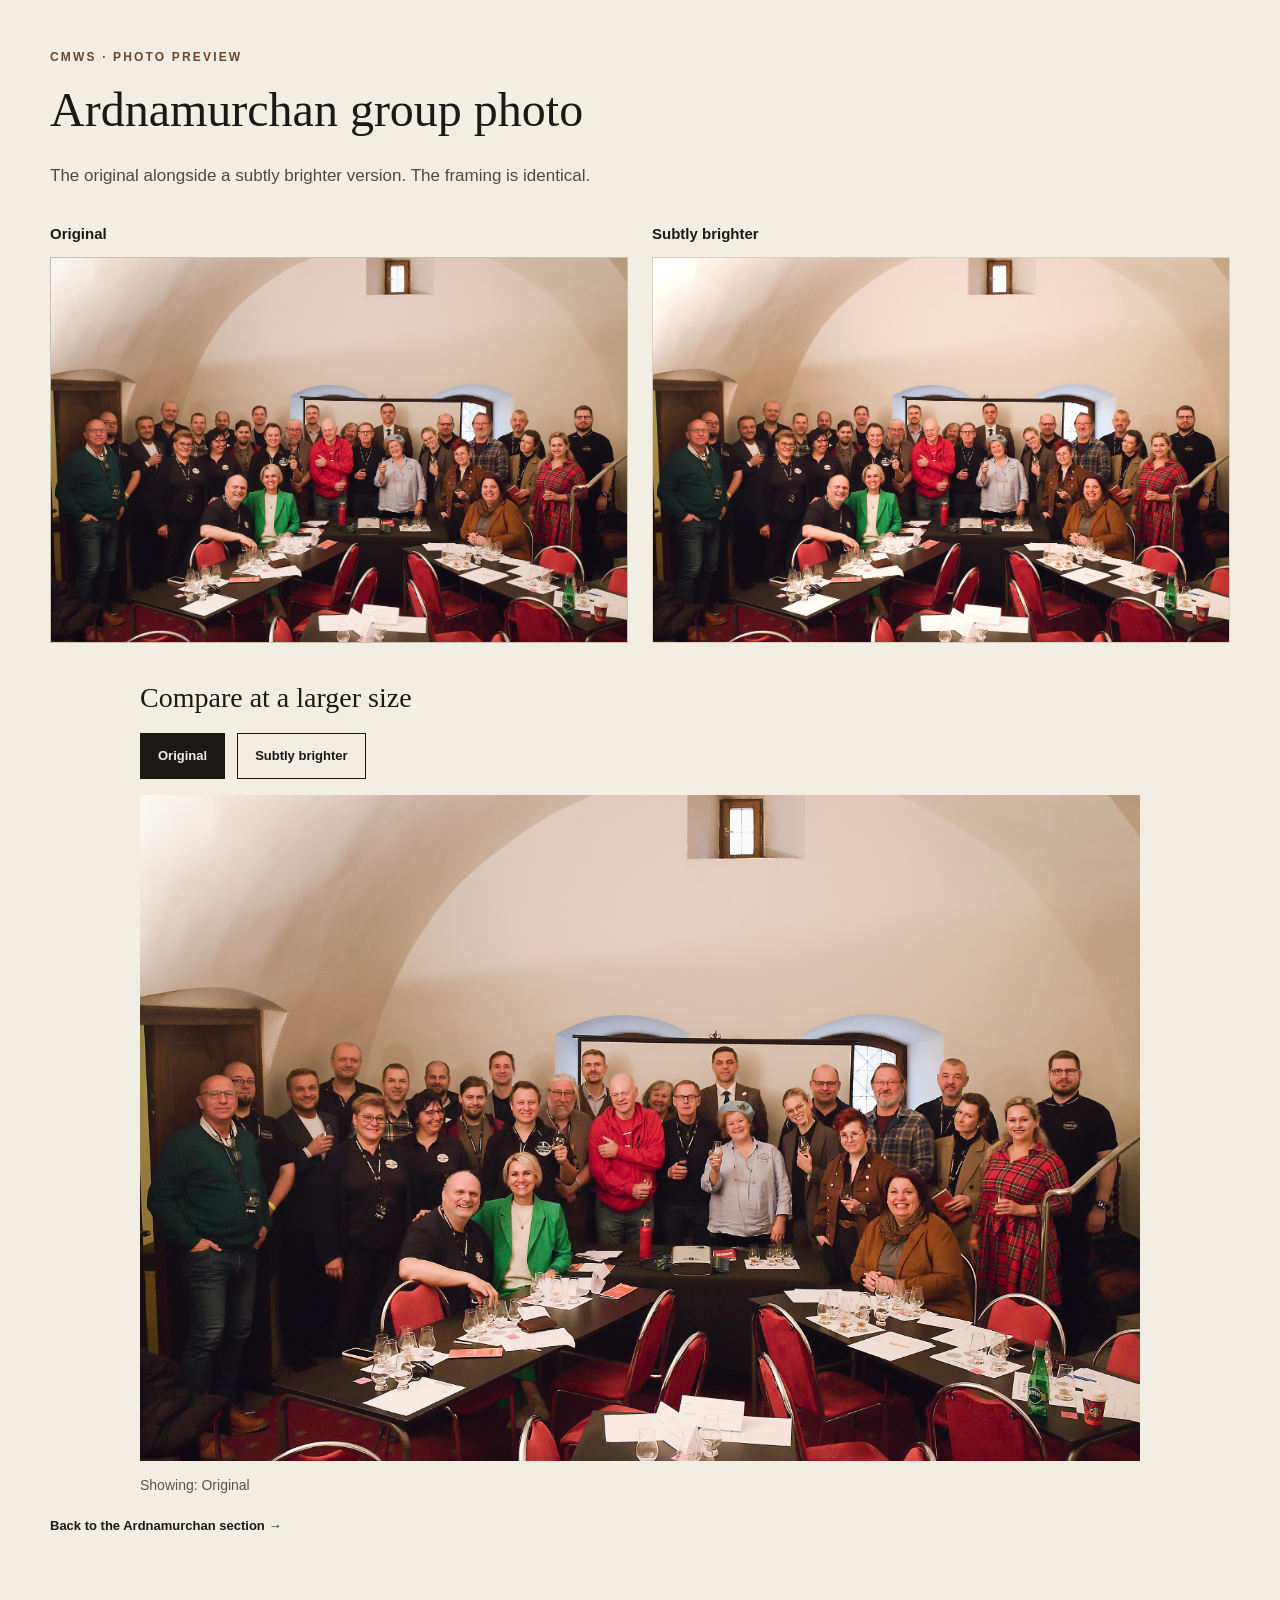
<file: preview-ardnamurchan-photo.html>
<!doctype html>
<html lang="en"><head><meta charset="utf-8"><meta name="viewport" content="width=device-width,initial-scale=1"><meta name="robots" content="noindex,nofollow"><title>Ardnamurchan photo comparison · CMWS</title><link rel="stylesheet" href="/assets/site.css"><link rel="icon" href="/assets/favicon.svg" type="image/svg+xml"><style>
main{padding:48px 0 64px}h1{font-size:clamp(32px,4vw,48px)}.intro{font-size:17px}.comparison{display:grid;grid-template-columns:repeat(2,minmax(0,1fr));gap:24px;margin:32px 0}figure{margin:0;min-width:0}figcaption{font-size:15px;font-weight:700;margin-bottom:12px}.comparison img{display:block;width:100%;height:auto;border:1px solid var(--line)}.brighter{filter:brightness(1.08)}.large{max-width:1000px;margin:40px auto 0}.large img{display:block;width:100%;height:auto}.toggle{display:flex;gap:12px;flex-wrap:wrap;margin:0 0 16px}button{font:inherit;cursor:pointer;background:transparent;color:var(--ink)}button[aria-pressed="true"]{background:var(--ink);color:var(--paper)}h2{font-size:28px}.quiet{font-size:14px}
@media(max-width:760px){.comparison{grid-template-columns:1fr;gap:28px}}
</style></head><body><main><div class="shell"><p class="kicker">CMWS · Photo preview</p><h1>Ardnamurchan group photo</h1><p class="intro">The original alongside a subtly brighter version. The framing is identical.</p><div class="comparison"><figure><figcaption>Original</figcaption><img src="/assets/Ardnamurchan%20selection%20251115%20%7BIMG_6634%20-J.Srb%7D%20HiRes.jpg" alt="Original CMWS cask-selection group photograph with Antonia Bruce" decoding="async"></figure><figure><figcaption>Subtly brighter</figcaption><img class="brighter" src="/assets/Ardnamurchan%20selection%20251115%20%7BIMG_6634%20-J.Srb%7D%20HiRes.jpg" alt="Brighter display of the same CMWS cask-selection group photograph" decoding="async"></figure></div><section class="large" aria-labelledby="large-title"><h2 id="large-title">Compare at a larger size</h2><div class="toggle" role="group" aria-label="Photo brightness"><button class="button" type="button" data-bright="false" aria-pressed="true">Original</button><button class="button" type="button" data-bright="true" aria-pressed="false">Subtly brighter</button></div><img id="large-photo" src="/assets/Ardnamurchan%20selection%20251115%20%7BIMG_6634%20-J.Srb%7D%20HiRes.jpg" alt="CMWS cask-selection group with Antonia Bruce at Whisky Life Prague"><p id="current-version" class="quiet" aria-live="polite">Showing: Original</p></section><p><a class="text-link" href="/bottlings.html#ardnamurchan-2110">Back to the Ardnamurchan section →</a></p></div></main><script>
const photo=document.getElementById('large-photo'),status=document.getElementById('current-version');document.querySelectorAll('[data-bright]').forEach(button=>button.addEventListener('click',()=>{const bright=button.dataset.bright==='true';photo.classList.toggle('brighter',bright);document.querySelectorAll('[data-bright]').forEach(other=>other.setAttribute('aria-pressed',String(other===button)));status.textContent='Showing: '+(bright?'Subtly brighter':'Original');}));
</script></body></html>
</file>
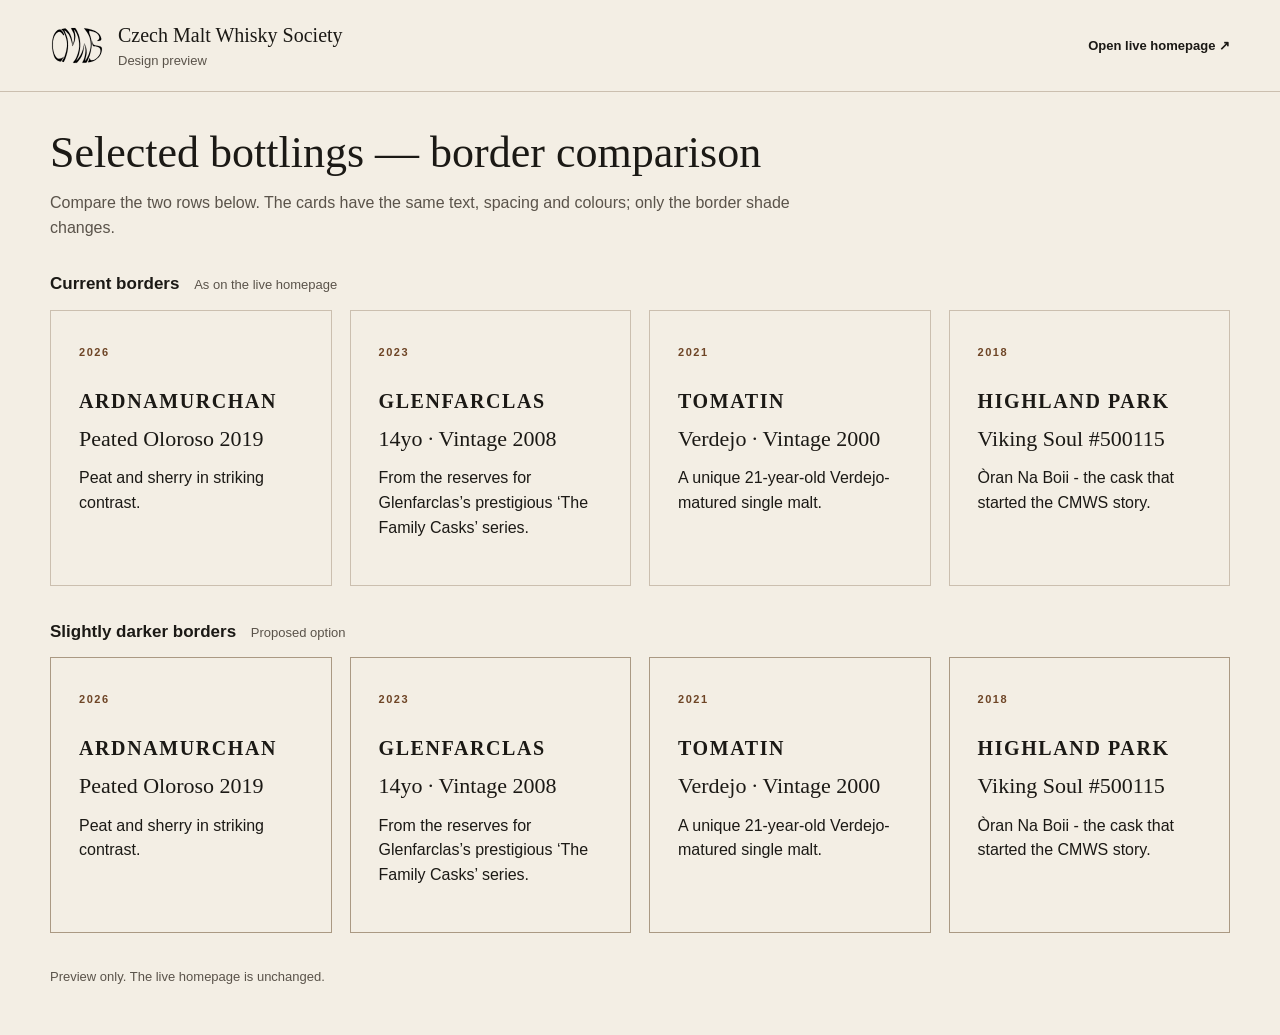
<file: preview-card-borders.html>
<!doctype html>
<html lang="en">
<head>
<meta charset="utf-8">
<meta name="viewport" content="width=device-width,initial-scale=1">
<meta name="robots" content="noindex,nofollow">
<title>CMWS · Card border comparison</title>
<link rel="icon" href="/assets/favicon.svg" type="image/svg+xml">
<style>
:root{--paper:#f3eee4;--deep:#e5dccd;--ink:#1b1915;--muted:#5a534a;--line:#cbbfaf;--accent:#6e4526}*{box-sizing:border-box}html{scroll-behavior:smooth}body{margin:0;background:var(--paper);color:var(--ink);font-family:Arial,Helvetica,sans-serif;line-height:1.55}.shell{width:min(1180px,calc(100% - 40px));margin:auto}.narrow{width:min(900px,calc(100% - 40px))}a{color:inherit}a:focus-visible,button:focus-visible{outline:3px solid var(--accent);outline-offset:4px}.site-header{position:sticky;top:0;z-index:20;background:rgba(243,238,228,.96);backdrop-filter:blur(12px);border-bottom:1px solid var(--line)}.header-inner{min-height:78px;display:flex;align-items:center;justify-content:space-between;gap:28px}.identity{display:flex;align-items:center;gap:14px;text-decoration:none}.header-logo{display:block;width:60px;height:auto}.identity-copy{display:flex;flex-direction:column}.identity-copy strong{font-family:Georgia,serif;font-size:18px;font-weight:500}.identity-copy small{font-size:11px;color:var(--muted)}.main-nav{display:flex;gap:30px}.main-nav a{text-decoration:none;font-size:13px;font-weight:700;border-bottom:1px solid transparent;padding-bottom:3px}.main-nav a:hover{color:#8b540d;border-bottom-color:#8b540d}.main-nav a.active{border-bottom-color:var(--accent)}.menu-button{display:none}.home-hero,.page-hero{padding:78px 0;border-bottom:1px solid var(--line)}.hero-grid{display:grid;grid-template-columns:1.18fr .82fr;gap:72px;align-items:center}.hero-copy{max-width:760px}.home-hero h1{font-size:clamp(44px,5.3vw,68px);max-width:760px;text-wrap:balance}.kicker{font-size:12px;text-transform:uppercase;letter-spacing:.18em;color:var(--accent);font-weight:800;margin:0 0 18px}h1,h2,h3{font-family:Georgia,"Times New Roman",serif;font-weight:400;line-height:1.06}h1{font-size:clamp(48px,6.8vw,82px);margin:0 0 28px}h2{font-size:clamp(34px,4.4vw,54px);margin:0 0 20px}h3{font-size:27px;margin:0 0 9px}.hero-text,.intro{font-size:20px;color:#4f4942;max-width:760px}.button-row{display:flex;gap:12px;margin-top:34px;flex-wrap:wrap}.button{border:1px solid var(--ink);padding:12px 17px;text-decoration:none;font-size:13px;font-weight:800;transition:background .15s ease,color .15s ease}.button:hover{background:#8b540d;border-color:#8b540d;color:var(--paper)}.button.dark{background:var(--ink);color:var(--paper)}.button.dark:hover{background:#8b540d;border-color:#8b540d;color:var(--paper)}.hero-still{min-height:390px;position:relative;display:grid;place-items:center}.hero-logo{display:block;width:min(86%,430px);height:auto;max-height:330px;position:relative;z-index:2}.section{padding:88px 0;border-bottom:1px solid var(--line)}.tinted{background:var(--deep)}.split{display:grid;grid-template-columns:.8fr 1.2fr;gap:80px}.large-copy{font-size:18px}.section-heading{display:flex;justify-content:space-between;align-items:end;gap:40px;margin-bottom:36px}.section-note{max-width:540px;color:var(--muted)}.text-link{text-decoration:none;font-weight:700;font-size:13px;white-space:nowrap}.text-link:hover{color:#8b540d}.principle-grid{display:grid;grid-template-columns:repeat(3,1fr);gap:18px}.featured-casks{display:grid;grid-template-columns:repeat(4,minmax(0,1fr));gap:18px}.principle,.cask-card{border:1px solid var(--line);padding:28px}.cask-card h3{font-size:22px;white-space:normal;overflow-wrap:anywhere}.number,.year{font-size:11px;color:var(--accent);font-weight:800;letter-spacing:.14em}.principle h3{margin-top:35px}.distillery{font-family:Georgia,"Times New Roman",serif;font-size:20px;font-weight:600;text-transform:uppercase;letter-spacing:.08em;color:var(--ink);margin:22px 0 10px}.club-list,.timeline{border-top:1px solid var(--line)}.club{display:grid;grid-template-columns:1fr 1.3fr;gap:50px;padding:28px 0;border-bottom:1px solid var(--line)}.club-meta,.subtitle,.quiet{color:var(--muted);font-size:13px}.filters{display:flex;gap:8px;margin-bottom:26px}.filter{border:1px solid var(--line);background:transparent;padding:9px 13px;font-weight:700}.filter.active{background:var(--ink);color:var(--paper)}.timeline-item{display:grid;grid-template-columns:100px 1fr;gap:30px;padding:34px 0;border-bottom:1px solid var(--line)}.timeline-year{font-family:Georgia,serif;font-size:34px;color:var(--accent)}.timeline-main{display:grid;grid-template-columns:1.2fr .8fr;gap:50px}.timeline-main .kicker{font-size:18px;font-weight:900;letter-spacing:.08em;margin-bottom:18px}.timeline-details{padding:0;list-style:none}.timeline-details li{padding:4px 0;border-bottom:1px dotted rgba(0,0,0,.16);font-size:14px}.timeline-side{min-width:0}.timeline-photo{margin:0 0 18px}.timeline-photo img{display:block;width:100%;height:auto;aspect-ratio:16/9;object-fit:cover;border:1px solid var(--line)}.timeline-photo figcaption{margin-top:8px;color:var(--muted);font-size:12px;line-height:1.4}.timeline-photo.product img{width:100%;max-width:100%;height:auto;max-height:none;margin:0 auto;aspect-ratio:auto;object-fit:contain;border:0}.timeline-photo.product figcaption{text-align:center}.status{display:inline-block;font-size:10px;text-transform:uppercase;letter-spacing:.13em;font-weight:800;border:1px solid var(--line);padding:5px 8px;margin-bottom:14px}.club-bottlings-intro{margin-bottom:34px}.club-bottlings-wrap{border-top:1px solid var(--line)}.club-bottlings-table{width:100%;border-collapse:collapse;font-size:13px}.club-bottlings-table th,.club-bottlings-table td{text-align:left;vertical-align:top;padding:12px 10px;border-bottom:1px solid rgba(107,98,88,.22)}.club-bottlings-table th{padding-top:10px;padding-bottom:9px;color:var(--muted);font-size:11px;text-transform:uppercase;letter-spacing:.12em;font-weight:800}.club-bottlings-table th:first-child,.club-bottlings-table td:first-child{padding-left:0;width:70px}.club-bottlings-table th:last-child,.club-bottlings-table td:last-child{padding-right:0}.club-bottlings-table td:first-child{color:var(--accent);font-weight:800}.club-bottlings-table td:nth-child(2){font-weight:700}.contact-grid{display:grid;grid-template-columns:1fr 1fr;gap:80px}.logo-origin{margin:42px 0 0;padding-top:30px;border-top:1px solid rgba(107,98,88,.28)}.logo-origin img{display:block;width:min(100%,560px);height:auto;margin:0 0 24px}.logo-origin figcaption{max-width:650px}.logo-origin .kicker{margin-bottom:12px}.logo-origin .quiet{margin-bottom:0}.site-footer{background:var(--ink);color:#d8cfc2;padding:28px 0}.footer-inner{display:flex;justify-content:space-between;gap:30px;font-size:12px}@media(prefers-reduced-motion:reduce){html{scroll-behavior:auto}}@media(max-width:820px){.header-inner{min-height:72px}.identity-copy strong{font-size:15px}.identity-copy small{font-size:10px}.main-nav{display:none;position:absolute;left:0;right:0;top:72px;background:var(--paper);padding:20px;flex-direction:column;border-bottom:1px solid var(--line)}.main-nav.open{display:flex}.menu-button{display:block;border:1px solid var(--line);background:transparent;padding:9px 12px;font-weight:700}.home-hero,.page-hero{padding:54px 0}.hero-grid,.split,.club,.timeline-main,.contact-grid{grid-template-columns:1fr}.hero-grid{gap:26px}.home-hero h1{font-size:clamp(40px,11vw,58px)}.hero-still{min-height:250px}.hero-logo{width:min(76%,320px);max-height:240px}.principle-grid,.featured-casks{grid-template-columns:1fr}.cask-card h3{font-size:27px;white-space:normal}.timeline-item{grid-template-columns:1fr}.section{padding:66px 0}.section-heading{display:block}.section-heading .text-link{display:inline-block;margin-top:12px}.club-bottlings-table,.club-bottlings-table tbody,.club-bottlings-table tr,.club-bottlings-table td{display:block;width:100%}.club-bottlings-table thead{display:none}.club-bottlings-table tr{padding:12px 0;border-bottom:1px solid var(--line)}.club-bottlings-table td{display:grid;grid-template-columns:105px 1fr;gap:14px;padding:3px 0;border:0}.club-bottlings-table td::before{content:attr(data-label);font-size:10px;text-transform:uppercase;letter-spacing:.1em;color:var(--muted);font-weight:800}.club-bottlings-table td:first-child{width:100%}.footer-inner{flex-direction:column;align-items:flex-start}.header-logo{width:52px}}
.zoomable-image{cursor:zoom-in}.zoomable-image:focus-visible{outline:3px solid var(--accent);outline-offset:4px}.image-lightbox{position:fixed;inset:0;z-index:1000;display:none;align-items:center;justify-content:center;padding:32px;background:rgba(0,0,0,.88)}.image-lightbox.open{display:flex}.image-lightbox-img{display:block;width:min(94vw,1500px);height:90vh;object-fit:contain;box-shadow:0 8px 40px rgba(0,0,0,.45)}.image-lightbox-close{position:fixed;top:18px;right:24px;border:0;background:transparent;color:#fff;font-size:44px;line-height:1;cursor:pointer;padding:6px 10px}.image-lightbox-close:hover{opacity:.75}.lightbox-open{overflow:hidden}@media(max-width:820px){.image-lightbox{padding:18px}.image-lightbox-img{width:96vw;height:86vh}.image-lightbox-close{top:8px;right:10px;font-size:40px}}.timeline-note-title{margin:20px 0 8px;font-family:var(--sans);font-size:13px;line-height:1.3;letter-spacing:.09em;text-transform:uppercase;color:var(--accent)}.timeline-story-block{margin:0 0 34px}.timeline-story-block:last-child{margin-bottom:0}.timeline-story-block .timeline-note-title{margin:0 0 8px}.timeline-story-block p{margin:0 0 14px}.timeline-story-block .timeline-photo{margin:0}.timeline-photo.natural img{width:100%;height:auto;aspect-ratio:auto;object-fit:contain}
.timeline-photo.certificate{width:min(100%,240px);margin:24px 0 0}.timeline-photo.certificate img{width:100%;height:auto;aspect-ratio:auto;object-fit:contain}.timeline-photo.certificate figcaption{font-size:11px}

/* Batch 1: keep card content and narrow-screen details within their columns. */
.featured-casks>*,.timeline-item>*,.timeline-main>*{min-width:0}
.cask-card .distillery{overflow-wrap:anywhere}
@media(min-width:821px) and (max-width:1100px){.featured-casks{grid-template-columns:repeat(2,minmax(0,1fr))}}
.timeline-side .text-link{white-space:normal;overflow-wrap:anywhere}

/* Original reservation email, preserved as a quotation in the CMWS origin story. */
.origin-quote{margin:24px 0;padding-left:18px;border-left:3px solid var(--accent);font-family:Georgia,"Times New Roman",serif;font-size:clamp(20px,2.2vw,28px);font-style:italic;line-height:1.4}

/* Homepage preview: keep the large CMWS logo, followed by our distillery visit. */
.home-visit{padding:56px 0 64px;border-bottom:1px solid var(--line)}
.home-visit-photo{width:min(100%,1000px);margin:0 auto}
.home-visit-photo img{display:block;width:100%;height:auto;border:1px solid var(--line);border-radius:4px}
.home-visit-photo figcaption{margin-top:12px;color:var(--muted);font-size:12px;line-height:1.5}
@media(max-width:820px){.home-visit{padding:32px 0 40px}}

/* Approved brightness adjustment for the Ardnamurchan selection group photo. */
#ardnamurchan-2110 img[src*="IMG_6634"],.image-lightbox-img[src*="IMG_6634"]{filter:brightness(1.08)}

/* Approved dark selection principles section. */
.selection-principles{background:var(--ink);color:#efe7da;scroll-margin-top:96px}
.selection-principles .kicker,.selection-principles .number,.selection-principles .quiet{color:#efe7da}
.selection-principles .principle{border-color:rgba(239,231,218,.28)}

/* Preview framing; card dimensions, typography and permanent colours use the current production CSS above. */
.border-preview-header{padding:20px 0;border-bottom:1px solid var(--line)}
.border-preview-header .shell{display:flex;align-items:center;justify-content:space-between;gap:20px;flex-wrap:wrap}
.border-preview-brand{display:flex;align-items:center;gap:14px}
.border-preview-brand img{width:54px;height:auto}
.border-preview-brand strong{display:block;font-family:Georgia,serif;font-weight:400;font-size:20px}
.border-preview-brand span{display:block;font-size:13px;color:var(--muted)}
.border-preview-main{padding:36px 0 48px}
.border-preview-main h1{font-size:clamp(30px,4vw,44px);line-height:1.15;margin:0 0 12px}
.border-preview-main>.border-preview-intro{margin:0 0 32px;font-size:16px;color:var(--muted);max-width:780px}
.border-preview-row{margin:0 0 34px}
.border-preview-row>h2{font-family:Arial,Helvetica,sans-serif;font-size:17px;font-weight:700;line-height:1.4;margin:0 0 14px}
.border-preview-row>h2 span{font-size:13px;font-weight:400;color:var(--muted);margin-left:10px}
.border-preview-footer{margin:2px 0 0;font-size:13px;color:var(--muted)}
/* The sole proposed design change, confined to the second example. */
.border-preview-darker .cask-card{border-color:#aa9983}
@media(max-width:520px){.border-preview-row>h2 span{display:block;margin:3px 0 0}.border-preview-main{padding-top:28px}}
</style>
</head>
<body>
<header class="border-preview-header"><div class="shell">
<div class="border-preview-brand"><img src="assets/cmws-logo.svg" alt="CMWS logo"><div><strong>Czech Malt Whisky Society</strong><span>Design preview</span></div></div>
<a class="text-link" href="https://cmwssiteuser.vercel.app/" target="_blank" rel="noopener">Open live homepage ↗</a>
</div></header>
<main class="shell border-preview-main">
<h1>Selected bottlings — border comparison</h1>
<p class="border-preview-intro">Compare the two rows below. The cards have the same text, spacing and colours; only the border shade changes.</p>
<section class="border-preview-row" aria-labelledby="current-border-title">
<h2 id="current-border-title">Current borders <span>As on the live homepage</span></h2>
<div class="featured-casks"><article class="cask-card"><span class="year">2026</span><div class="distillery">Ardnamurchan</div><h3>Peated Oloroso 2019</h3><p>Peat and sherry in striking contrast.</p></article>
<article class="cask-card"><span class="year">2023</span><div class="distillery">Glenfarclas</div><h3>14yo · Vintage 2008</h3><p>From the reserves for Glenfarclas’s prestigious ‘The Family Casks’ series.</p></article>
<article class="cask-card"><span class="year">2021</span><div class="distillery">Tomatin</div><h3>Verdejo · Vintage 2000</h3><p>A unique 21-year-old Verdejo-matured single malt.</p></article>
<article class="cask-card"><span class="year">2018</span><div class="distillery">Highland Park</div><h3>Viking Soul #500115</h3><p>Òran Na Boii - the cask that started the CMWS story.</p></article></div>
</section>
<section class="border-preview-row border-preview-darker" aria-labelledby="darker-border-title">
<h2 id="darker-border-title">Slightly darker borders <span>Proposed option</span></h2>
<div class="featured-casks"><article class="cask-card"><span class="year">2026</span><div class="distillery">Ardnamurchan</div><h3>Peated Oloroso 2019</h3><p>Peat and sherry in striking contrast.</p></article>
<article class="cask-card"><span class="year">2023</span><div class="distillery">Glenfarclas</div><h3>14yo · Vintage 2008</h3><p>From the reserves for Glenfarclas’s prestigious ‘The Family Casks’ series.</p></article>
<article class="cask-card"><span class="year">2021</span><div class="distillery">Tomatin</div><h3>Verdejo · Vintage 2000</h3><p>A unique 21-year-old Verdejo-matured single malt.</p></article>
<article class="cask-card"><span class="year">2018</span><div class="distillery">Highland Park</div><h3>Viking Soul #500115</h3><p>Òran Na Boii - the cask that started the CMWS story.</p></article></div>
</section>
<p class="border-preview-footer">Preview only. The live homepage is unchanged.</p>
</main>
</body></html>
</file>
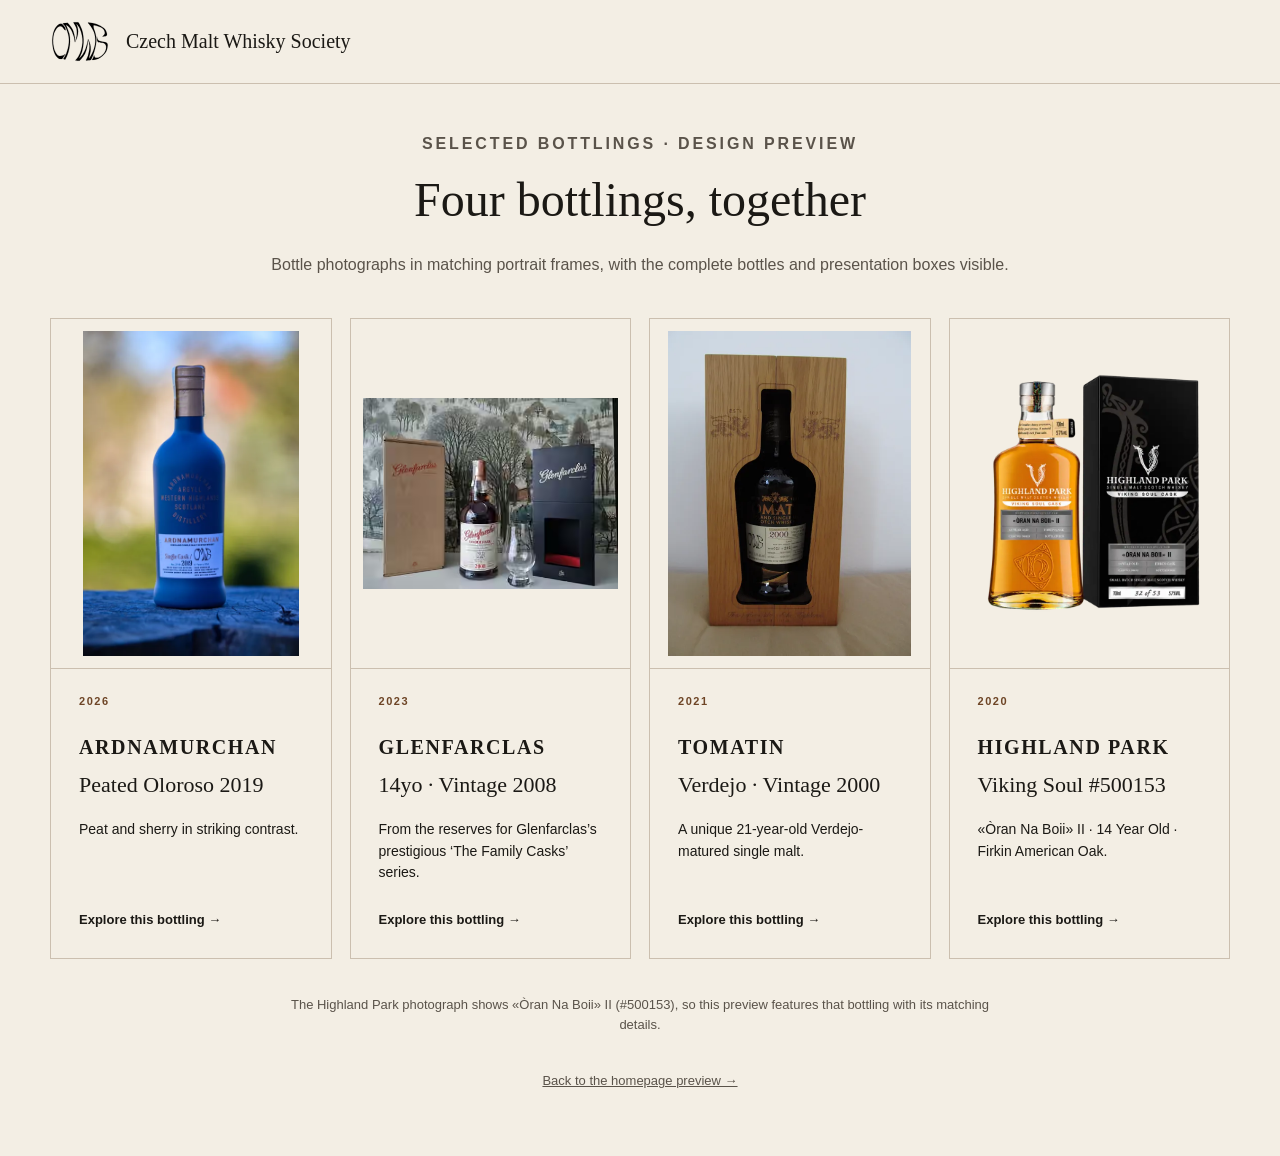
<file: preview-card.html>
<!doctype html>
<html lang="en"><head><meta charset="utf-8"><meta name="viewport" content="width=device-width,initial-scale=1"><meta name="robots" content="noindex,nofollow"><title>Four bottling cards · CMWS preview</title><link rel="stylesheet" href="/assets/site.css"><link rel="icon" href="/assets/favicon.svg" type="image/svg+xml">
<style>
.preview-header{padding:20px 0;border-bottom:1px solid var(--line)}.preview-header a{display:flex;align-items:center;gap:16px;text-decoration:none;font-family:Georgia,serif;font-size:20px}.preview-header img{width:60px;height:auto}
.card-preview{padding:48px 0 64px}.preview-intro{max-width:740px;margin:0 auto 40px;text-align:center}.preview-intro h1{font-size:clamp(32px,4vw,48px)}.preview-intro p{color:var(--muted);font-size:16px}
.card-thumbnail-frame{aspect-ratio:4/5;background:var(--paper);padding:12px;margin:-28px -28px 24px;border-bottom:1px solid var(--line);overflow:hidden}.card-thumbnail-frame img{display:block;width:100%;height:100%;object-fit:contain}
.cask-card{display:flex;flex-direction:column;min-width:0}.cask-card p{font-size:14px;line-height:1.55}.cask-card .text-link{margin-top:auto;padding-top:12px;white-space:normal}.preview-return{margin:36px auto 0;max-width:740px;text-align:center;font-size:13px;color:var(--muted)}
@media(max-width:820px){.featured-casks{grid-template-columns:repeat(2,minmax(0,1fr))}.cask-card{padding:20px}.card-thumbnail-frame{margin:-20px -20px 20px}.cask-card h3{font-size:22px}.cask-card .distillery{font-size:17px;letter-spacing:.04em}}
@media(max-width:480px){.featured-casks{grid-template-columns:minmax(0,1fr);max-width:360px;margin:auto}.card-preview{padding-top:32px}.preview-header a{font-size:16px}}
</style></head><body>
<header class="preview-header"><div class="shell"><a href="/index.html"><img src="/assets/cmws-logo.svg" alt="CMWS logo"><span>Czech Malt Whisky Society</span></a></div></header>
<main class="card-preview"><div class="shell"><div class="preview-intro"><p class="kicker">Selected bottlings · Design preview</p><h1>Four bottlings, together</h1><p>Bottle photographs in matching portrait frames, with the complete bottles and presentation boxes visible.</p></div>
<div class="featured-casks">
<article class="cask-card"><div class="card-thumbnail-frame"><img src="/assets/ardnamurchan-2110-bottle.webp" alt="CMWS Ardnamurchan bottle photographed by J. Srb" decoding="async"></div><span class="year">2026</span><div class="distillery">Ardnamurchan</div><h3>Peated Oloroso 2019</h3><p>Peat and sherry in striking contrast.</p><a class="text-link" href="/bottlings.html#ardnamurchan-2110">Explore this bottling →</a></article>
<article class="cask-card"><div class="card-thumbnail-frame"><img src="/assets/glenfarclas-2993-finished-bottling.avif" alt="CMWS Glenfarclas bottle with black presentation box and Glencairn glass" decoding="async"></div><span class="year">2023</span><div class="distillery">Glenfarclas</div><h3>14yo · Vintage 2008</h3><p>From the reserves for Glenfarclas’s prestigious ‘The Family Casks’ series.</p><a class="text-link" href="/bottlings.html#glenfarclas-2993">Explore this bottling →</a></article>
<article class="cask-card"><div class="card-thumbnail-frame"><img src="/assets/tomatin-32940-bottle-box.webp" alt="CMWS Tomatin bottle in its wooden presentation box" decoding="async"></div><span class="year">2021</span><div class="distillery">Tomatin</div><h3>Verdejo · Vintage 2000</h3><p>A unique 21-year-old Verdejo-matured single malt.</p><a class="text-link" href="/bottlings.html#tomatin-32940">Explore this bottling →</a></article>
<article class="cask-card"><div class="card-thumbnail-frame"><img src="/assets/highland-park-500153-53-hq.svg" alt="Highland Park «Òran Na Boii» II cask #500153 bottle and carton" decoding="async"></div><span class="year">2020</span><div class="distillery">Highland Park</div><h3>Viking Soul #500153</h3><p>«Òran Na Boii» II · 14 Year Old · Firkin American Oak.</p><a class="text-link" href="/bottlings.html#highland-park-500153">Explore this bottling →</a></article>
</div><p class="preview-return">The Highland Park photograph shows «Òran Na Boii» II (#500153), so this preview features that bottling with its matching details.</p><p class="preview-return"><a href="/index.html">Back to the homepage preview →</a></p></div></main></body></html>
</file>
<file: assets/site.css>
:root{--paper:#f3eee4;--deep:#e5dccd;--ink:#1b1915;--muted:#5a534a;--line:#cbbfaf;--accent:#6e4526}*{box-sizing:border-box}html{scroll-behavior:smooth}body{margin:0;background:var(--paper);color:var(--ink);font-family:Arial,Helvetica,sans-serif;line-height:1.55}.shell{width:min(1180px,calc(100% - 40px));margin:auto}.narrow{width:min(900px,calc(100% - 40px))}a{color:inherit}a:focus-visible,button:focus-visible{outline:3px solid var(--accent);outline-offset:4px}.site-header{position:sticky;top:0;z-index:20;background:rgba(243,238,228,.96);backdrop-filter:blur(12px);border-bottom:1px solid var(--line)}.header-inner{min-height:78px;display:flex;align-items:center;justify-content:space-between;gap:28px}.identity{display:flex;align-items:center;gap:14px;text-decoration:none}.header-logo{display:block;width:60px;height:auto}.identity-copy{display:flex;flex-direction:column}.identity-copy strong{font-family:Georgia,serif;font-size:18px;font-weight:500}.identity-copy small{font-size:11px;color:var(--muted)}.main-nav{display:flex;gap:30px}.main-nav a{text-decoration:none;font-size:13px;font-weight:700;border-bottom:1px solid transparent;padding-bottom:3px}.main-nav a:hover{color:#8b540d;border-bottom-color:#8b540d}.main-nav a.active{border-bottom-color:var(--accent)}.menu-button{display:none}.home-hero,.page-hero{padding:78px 0;border-bottom:1px solid var(--line)}.hero-grid{display:grid;grid-template-columns:1.18fr .82fr;gap:72px;align-items:center}.hero-copy{max-width:760px}.home-hero h1{font-size:clamp(44px,5.3vw,68px);max-width:760px;text-wrap:balance}.kicker{font-size:12px;text-transform:uppercase;letter-spacing:.18em;color:var(--accent);font-weight:800;margin:0 0 18px}h1,h2,h3{font-family:Georgia,"Times New Roman",serif;font-weight:400;line-height:1.06}h1{font-size:clamp(48px,6.8vw,82px);margin:0 0 28px}h2{font-size:clamp(34px,4.4vw,54px);margin:0 0 20px}h3{font-size:27px;margin:0 0 9px}.hero-text,.intro{font-size:20px;color:#4f4942;max-width:760px}.button-row{display:flex;gap:12px;margin-top:34px;flex-wrap:wrap}.button{border:1px solid var(--ink);padding:12px 17px;text-decoration:none;font-size:13px;font-weight:800;transition:background .15s ease,color .15s ease}.button:hover{background:#8b540d;border-color:#8b540d;color:var(--paper)}.button.dark{background:var(--ink);color:var(--paper)}.button.dark:hover{background:#8b540d;border-color:#8b540d;color:var(--paper)}.hero-still{min-height:390px;position:relative;display:grid;place-items:center}.hero-logo{display:block;width:min(86%,430px);height:auto;max-height:330px;position:relative;z-index:2}.section{padding:88px 0;border-bottom:1px solid var(--line)}.tinted{background:var(--deep)}.split{display:grid;grid-template-columns:.8fr 1.2fr;gap:80px}.large-copy{font-size:18px}.section-heading{display:flex;justify-content:space-between;align-items:end;gap:40px;margin-bottom:36px}.section-note{max-width:540px;color:var(--muted)}.text-link{text-decoration:none;font-weight:700;font-size:13px;white-space:nowrap}.text-link:hover{color:#8b540d}.principle-grid{display:grid;grid-template-columns:repeat(3,1fr);gap:18px}.featured-casks{display:grid;grid-template-columns:repeat(4,minmax(0,1fr));gap:18px}.principle,.cask-card{border:1px solid var(--line);padding:28px}.cask-card h3{font-size:22px;white-space:normal;overflow-wrap:anywhere}.number,.year{font-size:11px;color:var(--accent);font-weight:800;letter-spacing:.14em}.principle h3{margin-top:35px}.distillery{font-family:Georgia,"Times New Roman",serif;font-size:20px;font-weight:600;text-transform:uppercase;letter-spacing:.08em;color:var(--ink);margin:22px 0 10px}.club-list,.timeline{border-top:1px solid var(--line)}.club{display:grid;grid-template-columns:1fr 1.3fr;gap:50px;padding:28px 0;border-bottom:1px solid var(--line)}.club-meta,.subtitle,.quiet{color:var(--muted);font-size:13px}.filters{display:flex;gap:8px;margin-bottom:26px}.filter{border:1px solid var(--line);background:transparent;padding:9px 13px;font-weight:700}.filter.active{background:var(--ink);color:var(--paper)}.timeline-item{display:grid;grid-template-columns:100px 1fr;gap:30px;padding:34px 0;border-bottom:1px solid var(--line)}.timeline-year{font-family:Georgia,serif;font-size:34px;color:var(--accent)}.timeline-main{display:grid;grid-template-columns:1.2fr .8fr;gap:50px}.timeline-main .kicker{font-size:18px;font-weight:900;letter-spacing:.08em;margin-bottom:18px}.timeline-details{padding:0;list-style:none}.timeline-details li{padding:4px 0;border-bottom:1px dotted rgba(0,0,0,.16);font-size:14px}.timeline-side{min-width:0}.timeline-photo{margin:0 0 18px}.timeline-photo img{display:block;width:100%;height:auto;aspect-ratio:16/9;object-fit:cover;border:1px solid var(--line)}.timeline-photo figcaption{margin-top:8px;color:var(--muted);font-size:12px;line-height:1.4}.timeline-photo.product img{width:100%;max-width:100%;height:auto;max-height:none;margin:0 auto;aspect-ratio:auto;object-fit:contain;border:0}.timeline-photo.product figcaption{text-align:center}.status{display:inline-block;font-size:10px;text-transform:uppercase;letter-spacing:.13em;font-weight:800;border:1px solid var(--line);padding:5px 8px;margin-bottom:14px}.club-bottlings-intro{margin-bottom:34px}.club-bottlings-wrap{border-top:1px solid var(--line)}.club-bottlings-table{width:100%;border-collapse:collapse;font-size:13px}.club-bottlings-table th,.club-bottlings-table td{text-align:left;vertical-align:top;padding:12px 10px;border-bottom:1px solid rgba(107,98,88,.22)}.club-bottlings-table th{padding-top:10px;padding-bottom:9px;color:var(--muted);font-size:11px;text-transform:uppercase;letter-spacing:.12em;font-weight:800}.club-bottlings-table th:first-child,.club-bottlings-table td:first-child{padding-left:0;width:70px}.club-bottlings-table th:last-child,.club-bottlings-table td:last-child{padding-right:0}.club-bottlings-table td:first-child{color:var(--accent);font-weight:800}.club-bottlings-table td:nth-child(2){font-weight:700}.contact-grid{display:grid;grid-template-columns:1fr 1fr;gap:80px}.logo-origin{margin:42px 0 0;padding-top:30px;border-top:1px solid rgba(107,98,88,.28)}.logo-origin img{display:block;width:min(100%,560px);height:auto;margin:0 0 24px}.logo-origin figcaption{max-width:650px}.logo-origin .kicker{margin-bottom:12px}.logo-origin .quiet{margin-bottom:0}.site-footer{background:var(--ink);color:#d8cfc2;padding:28px 0}.footer-inner{display:flex;justify-content:space-between;gap:30px;font-size:12px}@media(prefers-reduced-motion:reduce){html{scroll-behavior:auto}}@media(max-width:820px){.header-inner{min-height:72px}.identity-copy strong{font-size:15px}.identity-copy small{font-size:10px}.main-nav{display:none;position:absolute;left:0;right:0;top:72px;background:var(--paper);padding:20px;flex-direction:column;border-bottom:1px solid var(--line)}.main-nav.open{display:flex}.menu-button{display:block;border:1px solid var(--line);background:transparent;padding:9px 12px;font-weight:700}.home-hero,.page-hero{padding:54px 0}.hero-grid,.split,.club,.timeline-main,.contact-grid{grid-template-columns:1fr}.hero-grid{gap:26px}.home-hero h1{font-size:clamp(40px,11vw,58px)}.hero-still{min-height:250px}.hero-logo{width:min(76%,320px);max-height:240px}.principle-grid,.featured-casks{grid-template-columns:1fr}.cask-card h3{font-size:27px;white-space:normal}.timeline-item{grid-template-columns:1fr}.section{padding:66px 0}.section-heading{display:block}.section-heading .text-link{display:inline-block;margin-top:12px}.club-bottlings-table,.club-bottlings-table tbody,.club-bottlings-table tr,.club-bottlings-table td{display:block;width:100%}.club-bottlings-table thead{display:none}.club-bottlings-table tr{padding:12px 0;border-bottom:1px solid var(--line)}.club-bottlings-table td{display:grid;grid-template-columns:105px 1fr;gap:14px;padding:3px 0;border:0}.club-bottlings-table td::before{content:attr(data-label);font-size:10px;text-transform:uppercase;letter-spacing:.1em;color:var(--muted);font-weight:800}.club-bottlings-table td:first-child{width:100%}.footer-inner{flex-direction:column;align-items:flex-start}.header-logo{width:52px}}
.zoomable-image{cursor:zoom-in}.zoomable-image:focus-visible{outline:3px solid var(--accent);outline-offset:4px}.image-lightbox{position:fixed;inset:0;z-index:1000;display:none;align-items:center;justify-content:center;padding:32px;background:rgba(0,0,0,.88)}.image-lightbox.open{display:flex}.image-lightbox-img{display:block;width:min(94vw,1500px);height:90vh;object-fit:contain;box-shadow:0 8px 40px rgba(0,0,0,.45)}.image-lightbox-close{position:fixed;top:18px;right:24px;border:0;background:transparent;color:#fff;font-size:44px;line-height:1;cursor:pointer;padding:6px 10px}.image-lightbox-close:hover{opacity:.75}.lightbox-open{overflow:hidden}@media(max-width:820px){.image-lightbox{padding:18px}.image-lightbox-img{width:96vw;height:86vh}.image-lightbox-close{top:8px;right:10px;font-size:40px}}.timeline-note-title{margin:20px 0 8px;font-family:var(--sans);font-size:13px;line-height:1.3;letter-spacing:.09em;text-transform:uppercase;color:var(--accent)}.timeline-story-block{margin:0 0 34px}.timeline-story-block:last-child{margin-bottom:0}.timeline-story-block .timeline-note-title{margin:0 0 8px}.timeline-story-block p{margin:0 0 14px}.timeline-story-block .timeline-photo{margin:0}.timeline-photo.natural img{width:100%;height:auto;aspect-ratio:auto;object-fit:contain}
.timeline-photo.certificate{width:min(100%,240px);margin:24px 0 0}.timeline-photo.certificate img{width:100%;height:auto;aspect-ratio:auto;object-fit:contain}.timeline-photo.certificate figcaption{font-size:11px}

/* Batch 1: keep card content and narrow-screen details within their columns. */
.featured-casks>*,.timeline-item>*,.timeline-main>*{min-width:0}
.cask-card .distillery{overflow-wrap:anywhere}
@media(min-width:821px) and (max-width:1100px){.featured-casks{grid-template-columns:repeat(2,minmax(0,1fr))}}
.timeline-side .text-link{white-space:normal;overflow-wrap:anywhere}

/* Original reservation email, preserved as a quotation in the CMWS origin story. */
.origin-quote{margin:24px 0;padding-left:18px;border-left:3px solid var(--accent);font-family:Georgia,"Times New Roman",serif;font-size:clamp(20px,2.2vw,28px);font-style:italic;line-height:1.4}

/* Homepage preview: keep the large CMWS logo, followed by our distillery visit. */
.home-visit{padding:56px 0 64px;border-bottom:1px solid var(--line)}
.home-visit-photo{width:min(100%,1000px);margin:0 auto}
.home-visit-photo img{display:block;width:100%;height:auto;border:1px solid var(--line);border-radius:4px}
.home-visit-photo figcaption{margin-top:12px;color:var(--muted);font-size:12px;line-height:1.5}
@media(max-width:820px){.home-visit{padding:32px 0 40px}}

/* Approved brightness adjustment for the Ardnamurchan selection group photo. */
#ardnamurchan-2110 img[src*="IMG_6634"],.image-lightbox-img[src*="IMG_6634"]{filter:brightness(1.08)}

/* Approved dark selection principles section. */
.selection-principles{background:var(--ink);color:#efe7da;scroll-margin-top:96px}
.selection-principles .kicker,.selection-principles .number,.selection-principles .quiet{color:#efe7da}
.selection-principles .principle{border-color:rgba(239,231,218,.28)}

/* Approved darker homepage cards, with whole-card links to bottling details. */
#featured-casks .cask-card{display:block;border-color:#aa9983;text-decoration:none}
#featured-casks a.cask-card:hover{border-color:#8b540d}

.visit-carousel {
  margin: 28px 0;
  min-width: 0;
  scroll-margin-top: 100px;
}

.visit-carousel h3 {
  margin: 0 0 12px;
  font-size: 24px;
}

.visit-carousel-track {
  display: grid;
  grid-auto-flow: column;
  grid-auto-columns: 100%;
  overflow-x: auto;
  overscroll-behavior-x: contain;
  scroll-snap-type: x mandatory;
  outline-offset: 4px;
}

.visit-carousel-track:focus-visible {
  outline: 3px solid var(--accent);
}

.visit-carousel-track.is-interactive {
  scrollbar-width: none;
}

@media (prefers-reduced-motion: no-preference) {
  .visit-carousel-track.is-interactive {
    scroll-behavior: smooth;
  }
}

.visit-carousel-track figure {
  margin: 0;
  scroll-snap-align: start;
  scroll-snap-stop: always;
}

.visit-carousel-track img {
  display: block;
  width: 100%;
  height: auto;
  aspect-ratio: 4 / 3;
  background: var(--deep);
}

.visit-carousel-track figcaption {
  padding-top: 8px;
  color: var(--muted);
  font-size: 14px;
  line-height: 1.4;
}

.visit-carousel-controls:not([hidden]) {
  display: flex;
  align-items: center;
  gap: 12px;
  margin-top: 10px;
}

.visit-carousel-controls button {
  width: 44px;
  height: 44px;
  border: 1px solid var(--accent);
  background: transparent;
  color: var(--ink);
  font: 20px/1 Arial, sans-serif;
  cursor: pointer;
}

.visit-carousel-controls button[aria-disabled="true"] {
  border-color: var(--line);
  color: var(--muted);
  cursor: default;
}

.visit-carousel-controls button[aria-disabled="false"]:hover {
  background: var(--accent);
  color: var(--paper);
}

.visit-carousel-position {
  min-width: 44px;
  color: var(--muted);
  text-align: center;
  font-size: 13px;
}

.timeline-back{grid-column:2;text-align:right;margin-top:18px}.timeline-back .text-link{white-space:normal}@media(max-width:820px){.timeline-back{grid-column:1}}
</file>
